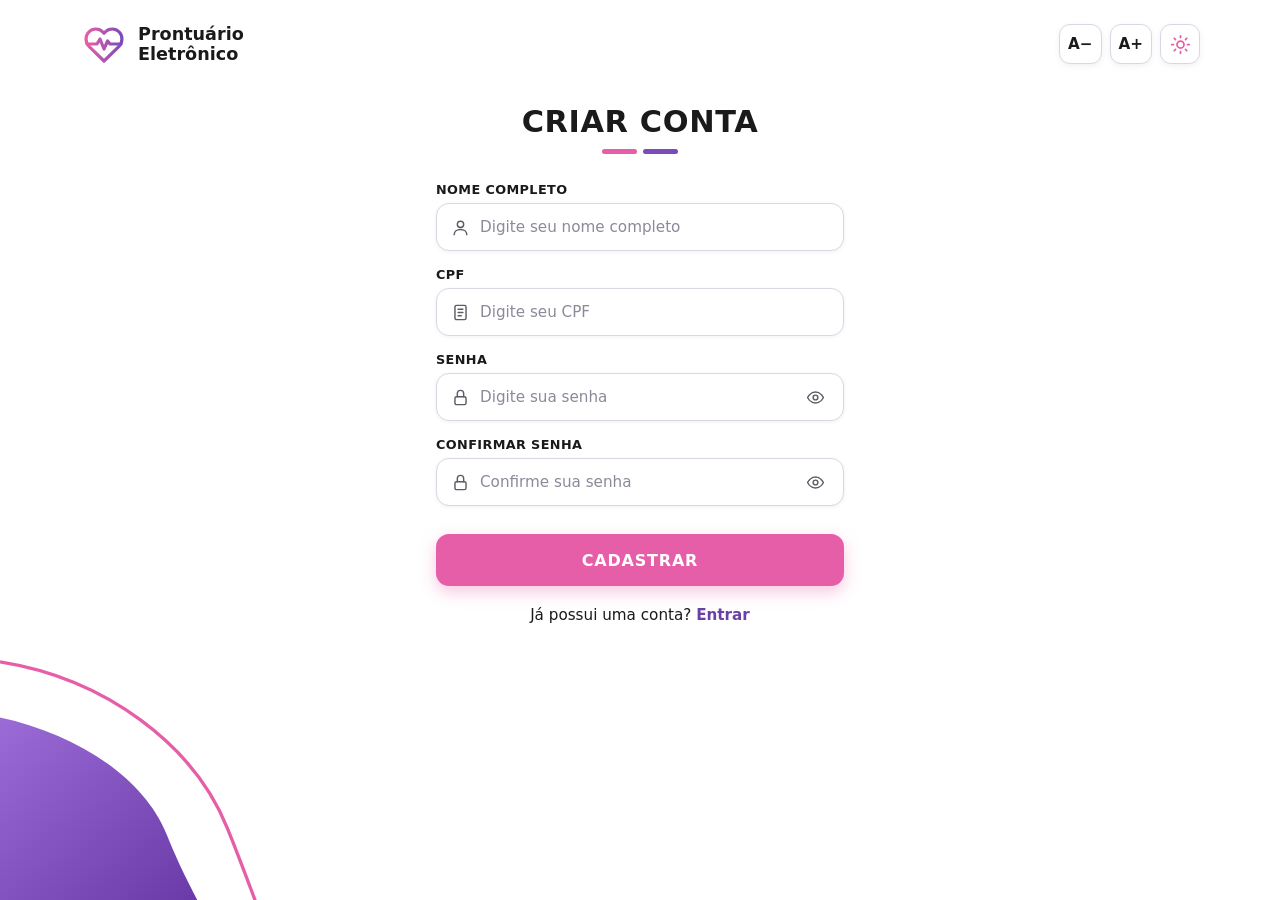
<file: index.html>
<!DOCTYPE html>
<html lang="pt-BR">
<head>
    <meta charset="UTF-8">
    <meta http-equiv="refresh" content="0; url=Cadastro.html">
    <title>Redirecionando...</title>
</head>
<body>
</body>
</html>
</file>
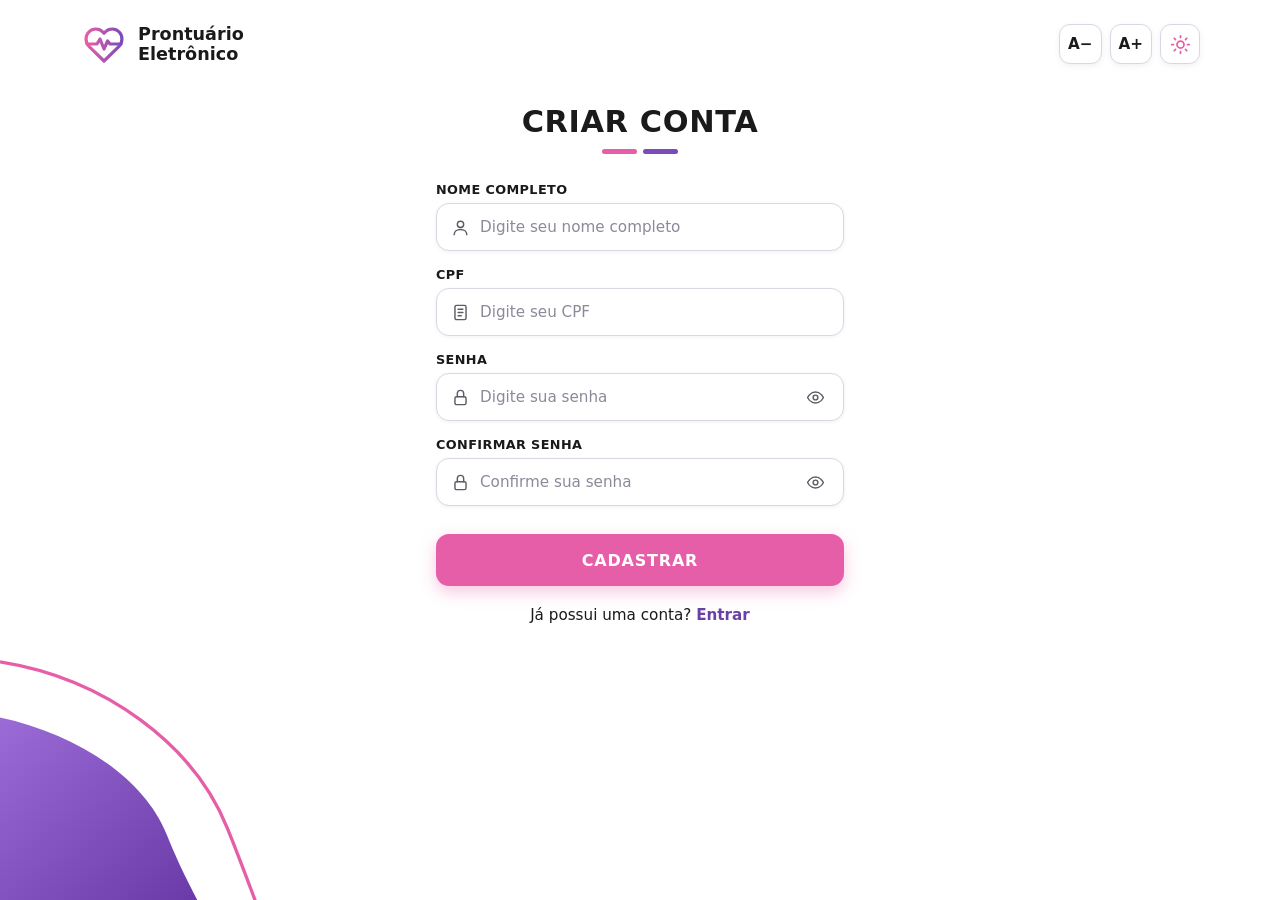
<file: Cadastro.html>
<!DOCTYPE html>
<html lang="pt-BR">
<head>
    <meta charset="UTF-8">
    <meta name="viewport" content="width=device-width, initial-scale=1.0">
    <title>Cadastro | Prontuário Eletrônico</title>

    <!-- Ligação com o arquivo de estilos -->
    <link rel="stylesheet" href="Cadastro.css">
</head>
<body>

    <!-- Onda decorativa no canto inferior esquerdo (apenas enfeite) -->
    <svg class="onda" viewBox="0 0 300 260" aria-hidden="true">
        <defs>
            <linearGradient id="gradienteOnda" x1="0" y1="0" x2="1" y2="1">
                <stop offset="0%" stop-color="#9b6bd6" />
                <stop offset="100%" stop-color="#6a3aa8" />
            </linearGradient>
        </defs>
        <path d="M0 95 C 70 110, 130 150, 150 200 C 162 230, 172 248, 178 260 L 0 260 Z" fill="url(#gradienteOnda)" />
        <path d="M0 45 C 95 60, 175 120, 205 195 C 216 222, 224 244, 230 260" fill="none" stroke="#e75ea8" stroke-width="3" />
    </svg>

    <!-- ===== TOPO: logo + botões de acessibilidade ===== -->
    <header class="topo">
        <div class="logo">
            <svg class="logo-icone" viewBox="0 0 24 24" aria-hidden="true">
                <defs>
                    <linearGradient id="gradienteLogo" x1="0" y1="0" x2="1" y2="0">
                        <stop offset="0%" stop-color="#e75ea8" />
                        <stop offset="100%" stop-color="#7b4bb7" />
                    </linearGradient>
                </defs>
                <!-- Coração -->
                <path d="M12 20.5 L4.6 13.3 C2.6 11.3 2.5 8 4.4 6 C6.3 4 9.5 4 11.4 6 L12 6.6 L12.6 6 C14.5 4 17.7 4 19.6 6 C21.5 8 21.4 11.3 19.4 13.3 Z"
                      fill="none" stroke="url(#gradienteLogo)" stroke-width="1.6" stroke-linejoin="round" />
                <!-- Linha de batimento cardíaco -->
                <path d="M3.5 12 H8.5 L10 9.5 L12 14.5 L13.8 10.5 L15 12 H20.5"
                      fill="none" stroke="url(#gradienteLogo)" stroke-width="1.6" stroke-linecap="round" stroke-linejoin="round" />
            </svg>
            <span class="logo-texto">Prontuário<br>Eletrônico</span>
        </div>

        <div class="acessibilidade">
            <button type="button" class="btn-acess" id="btnDiminuir" aria-label="Diminuir fonte">A−</button>
            <button type="button" class="btn-acess" id="btnAumentar" aria-label="Aumentar fonte">A+</button>
            <button type="button" class="btn-acess" id="btnTema" aria-label="Alternar para tema escuro">
                <!-- Sol: aparece no tema claro -->
                <svg class="icone-sol" viewBox="0 0 24 24" aria-hidden="true">
                    <circle cx="12" cy="12" r="4" />
                    <path d="M12 2v2M12 20v2M4.9 4.9l1.4 1.4M17.7 17.7l1.4 1.4M2 12h2M20 12h2M4.9 19.1l1.4-1.4M17.7 6.3l1.4-1.4" />
                </svg>
                <!-- Lua: aparece no tema escuro -->
                <svg class="icone-lua" viewBox="0 0 24 24" aria-hidden="true">
                    <path d="M21 12.8A9 9 0 1 1 11.2 3a7 7 0 0 0 9.8 9.8Z" />
                </svg>
            </button>
        </div>
    </header>

    <!-- ===== CONTEÚDO PRINCIPAL ===== -->
    <main class="conteudo">
        <h1 class="titulo">CRIAR CONTA</h1>

        <!-- Barrinhas rosa e roxa abaixo do título -->
        <div class="barras" aria-hidden="true">
            <span class="barra barra-rosa"></span>
            <span class="barra barra-roxa"></span>
        </div>

        <!-- novalidate: desliga a validação padrão do navegador, pois a nossa é feita no JavaScript -->
        <form id="formCadastro" novalidate>

            <!-- Nome completo -->
            <div class="campo">
                <label for="nome">Nome completo</label>
                <div class="caixa">
                    <svg class="icone" viewBox="0 0 24 24" aria-hidden="true">
                        <circle cx="12" cy="8" r="4" />
                        <path d="M4 21c0-4 3.6-6.5 8-6.5s8 2.5 8 6.5" />
                    </svg>
                    <input type="text" id="nome" placeholder="Digite seu nome completo" autocomplete="name">
                </div>
                <span class="erro" id="erroNome"></span>
            </div>

            <!-- CPF -->
            <div class="campo">
                <label for="cpf">CPF</label>
                <div class="caixa">
                    <svg class="icone" viewBox="0 0 24 24" aria-hidden="true">
                        <rect x="5" y="3" width="14" height="18" rx="2" />
                        <path d="M9 8h6M9 12h6M9 16h4" />
                    </svg>
                    <input type="text" id="cpf" placeholder="Digite seu CPF" inputmode="numeric" autocomplete="off">
                </div>
                <span class="erro" id="erroCpf"></span>
            </div>

            <!-- Senha -->
            <div class="campo">
                <label for="senha">Senha</label>
                <div class="caixa">
                    <svg class="icone" viewBox="0 0 24 24" aria-hidden="true">
                        <rect x="5" y="11" width="14" height="10" rx="2" />
                        <path d="M8 11V7a4 4 0 0 1 8 0v4" />
                    </svg>
                    <input type="password" id="senha" placeholder="Digite sua senha" autocomplete="new-password">
                    <button type="button" class="btn-olho" data-alvo="senha" aria-label="Mostrar senha">
                        <svg viewBox="0 0 24 24" aria-hidden="true">
                            <path d="M2 12s3.5-7 10-7 10 7 10 7-3.5 7-10 7S2 12 2 12Z" />
                            <circle cx="12" cy="12" r="3" />
                            <line class="risco" x1="3" y1="3" x2="21" y2="21" />
                        </svg>
                    </button>
                </div>
                <span class="erro" id="erroSenha"></span>
            </div>

            <!-- Confirmar senha -->
            <div class="campo">
                <label for="confirmarSenha">Confirmar senha</label>
                <div class="caixa">
                    <svg class="icone" viewBox="0 0 24 24" aria-hidden="true">
                        <rect x="5" y="11" width="14" height="10" rx="2" />
                        <path d="M8 11V7a4 4 0 0 1 8 0v4" />
                    </svg>
                    <input type="password" id="confirmarSenha" placeholder="Confirme sua senha" autocomplete="new-password">
                    <button type="button" class="btn-olho" data-alvo="confirmarSenha" aria-label="Mostrar senha">
                        <svg viewBox="0 0 24 24" aria-hidden="true">
                            <path d="M2 12s3.5-7 10-7 10 7 10 7-3.5 7-10 7S2 12 2 12Z" />
                            <circle cx="12" cy="12" r="3" />
                            <line class="risco" x1="3" y1="3" x2="21" y2="21" />
                        </svg>
                    </button>
                </div>
                <span class="erro" id="erroConfirmar"></span>
            </div>

            <button type="submit" class="btn-cadastrar" id="btnCadastrar">Cadastrar</button>

            <!-- Mensagem de sucesso (fica vazia até o cadastro dar certo) -->
            <p class="sucesso" id="mensagemSucesso" role="status"></p>
        </form>

        <p class="entrar">Já possui uma conta? <a href="Login.html">Entrar</a></p>
    </main>

    <!-- Ligação com o arquivo JavaScript (no final, para o HTML já estar carregado) -->
    <script src="Cadastro.js"></script>
</body>
</html>
</file>
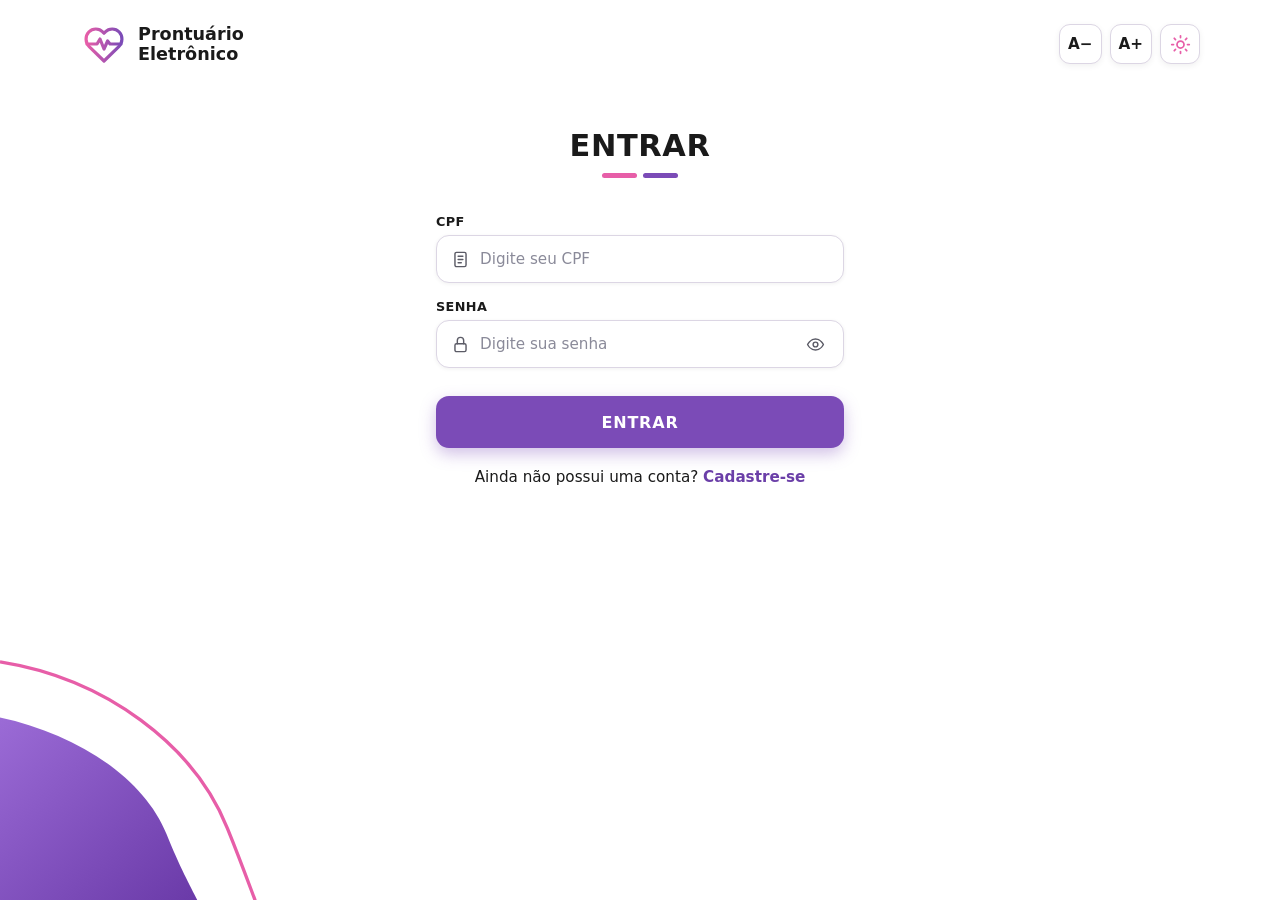
<file: Login.html>
<!DOCTYPE html>
<html lang="pt-BR">
<head>
    <meta charset="UTF-8">
    <meta name="viewport" content="width=device-width, initial-scale=1.0">
    <title>Login | Prontuário Eletrônico</title>

    <!-- Ligação com o arquivo de estilos -->
    <link rel="stylesheet" href="Login.css">
</head>
<body>

    <!-- Onda decorativa no canto inferior esquerdo (apenas enfeite) -->
    <svg class="onda" viewBox="0 0 300 260" aria-hidden="true">
        <defs>
            <linearGradient id="gradienteOnda" x1="0" y1="0" x2="1" y2="1">
                <stop offset="0%" stop-color="#9b6bd6" />
                <stop offset="100%" stop-color="#6a3aa8" />
            </linearGradient>
        </defs>
        <path d="M0 95 C 70 110, 130 150, 150 200 C 162 230, 172 248, 178 260 L 0 260 Z" fill="url(#gradienteOnda)" />
        <path d="M0 45 C 95 60, 175 120, 205 195 C 216 222, 224 244, 230 260" fill="none" stroke="#e75ea8" stroke-width="3" />
    </svg>

    <!-- ===== TOPO: logo + botões de acessibilidade ===== -->
    <header class="topo">
        <div class="logo">
            <svg class="logo-icone" viewBox="0 0 24 24" aria-hidden="true">
                <defs>
                    <linearGradient id="gradienteLogo" x1="0" y1="0" x2="1" y2="0">
                        <stop offset="0%" stop-color="#e75ea8" />
                        <stop offset="100%" stop-color="#7b4bb7" />
                    </linearGradient>
                </defs>
                <!-- Coração -->
                <path d="M12 20.5 L4.6 13.3 C2.6 11.3 2.5 8 4.4 6 C6.3 4 9.5 4 11.4 6 L12 6.6 L12.6 6 C14.5 4 17.7 4 19.6 6 C21.5 8 21.4 11.3 19.4 13.3 Z"
                      fill="none" stroke="url(#gradienteLogo)" stroke-width="1.6" stroke-linejoin="round" />
                <!-- Linha de batimento cardíaco -->
                <path d="M3.5 12 H8.5 L10 9.5 L12 14.5 L13.8 10.5 L15 12 H20.5"
                      fill="none" stroke="url(#gradienteLogo)" stroke-width="1.6" stroke-linecap="round" stroke-linejoin="round" />
            </svg>
            <span class="logo-texto">Prontuário<br>Eletrônico</span>
        </div>

        <div class="acessibilidade">
            <button type="button" class="btn-acess" id="btnDiminuir" aria-label="Diminuir letras">A−</button>
            <button type="button" class="btn-acess" id="btnAumentar" aria-label="Aumentar letras">A+</button>
            <button type="button" class="btn-acess" id="btnTema" aria-label="Alternar para tema escuro">
                <!-- Sol: aparece no tema claro -->
                <svg class="icone-sol" viewBox="0 0 24 24" aria-hidden="true">
                    <circle cx="12" cy="12" r="4" />
                    <path d="M12 2v2M12 20v2M4.9 4.9l1.4 1.4M17.7 17.7l1.4 1.4M2 12h2M20 12h2M4.9 19.1l1.4-1.4M17.7 6.3l1.4-1.4" />
                </svg>
                <!-- Lua: aparece no tema escuro -->
                <svg class="icone-lua" viewBox="0 0 24 24" aria-hidden="true">
                    <path d="M21 12.8A9 9 0 1 1 11.2 3a7 7 0 0 0 9.8 9.8Z" />
                </svg>
            </button>
        </div>
    </header>

    <!-- ===== CONTEÚDO PRINCIPAL ===== -->
    <main class="conteudo">
        <h1 class="titulo">ENTRAR</h1>

        <!-- Barrinhas rosa e roxa abaixo do título -->
        <div class="barras" aria-hidden="true">
            <span class="barra barra-rosa"></span>
            <span class="barra barra-roxa"></span>
        </div>

        <!-- novalidate: desliga a validação padrão do navegador, pois a nossa é feita no JavaScript -->
        <form id="formLogin" novalidate>

            <!-- CPF -->
            <div class="campo">
                <label for="cpf">CPF</label>
                <div class="caixa">
                    <svg class="icone" viewBox="0 0 24 24" aria-hidden="true">
                        <rect x="5" y="3" width="14" height="18" rx="2" />
                        <path d="M9 8h6M9 12h6M9 16h4" />
                    </svg>
                    <input type="text" id="cpf" placeholder="Digite seu CPF" inputmode="numeric" autocomplete="username">
                </div>
                <span class="erro" id="erroCpf"></span>
            </div>

            <!-- Senha -->
            <div class="campo">
                <label for="senha">Senha</label>
                <div class="caixa">
                    <svg class="icone" viewBox="0 0 24 24" aria-hidden="true">
                        <rect x="5" y="11" width="14" height="10" rx="2" />
                        <path d="M8 11V7a4 4 0 0 1 8 0v4" />
                    </svg>
                    <input type="password" id="senha" placeholder="Digite sua senha" autocomplete="current-password">
                    <button type="button" class="btn-olho" data-alvo="senha" aria-label="Mostrar senha">
                        <svg viewBox="0 0 24 24" aria-hidden="true">
                            <path d="M2 12s3.5-7 10-7 10 7 10 7-3.5 7-10 7S2 12 2 12Z" />
                            <circle cx="12" cy="12" r="3" />
                            <line class="risco" x1="3" y1="3" x2="21" y2="21" />
                        </svg>
                    </button>
                </div>
                <span class="erro" id="erroSenha"></span>
            </div>

            <button type="submit" class="btn-entrar" id="btnEntrar">Entrar</button>

            <!-- Mensagem de sucesso (fica vazia até o login dar certo) -->
            <p class="sucesso" id="mensagemSucesso" role="status"></p>
        </form>

        <p class="cadastre">Ainda não possui uma conta? <a href="Cadastro.html">Cadastre-se</a></p>
    </main>

    <!-- Ligação com o arquivo JavaScript (no final, para o HTML já estar carregado) -->
    <script src="Login.js"></script>
</body>
</html>
</file>
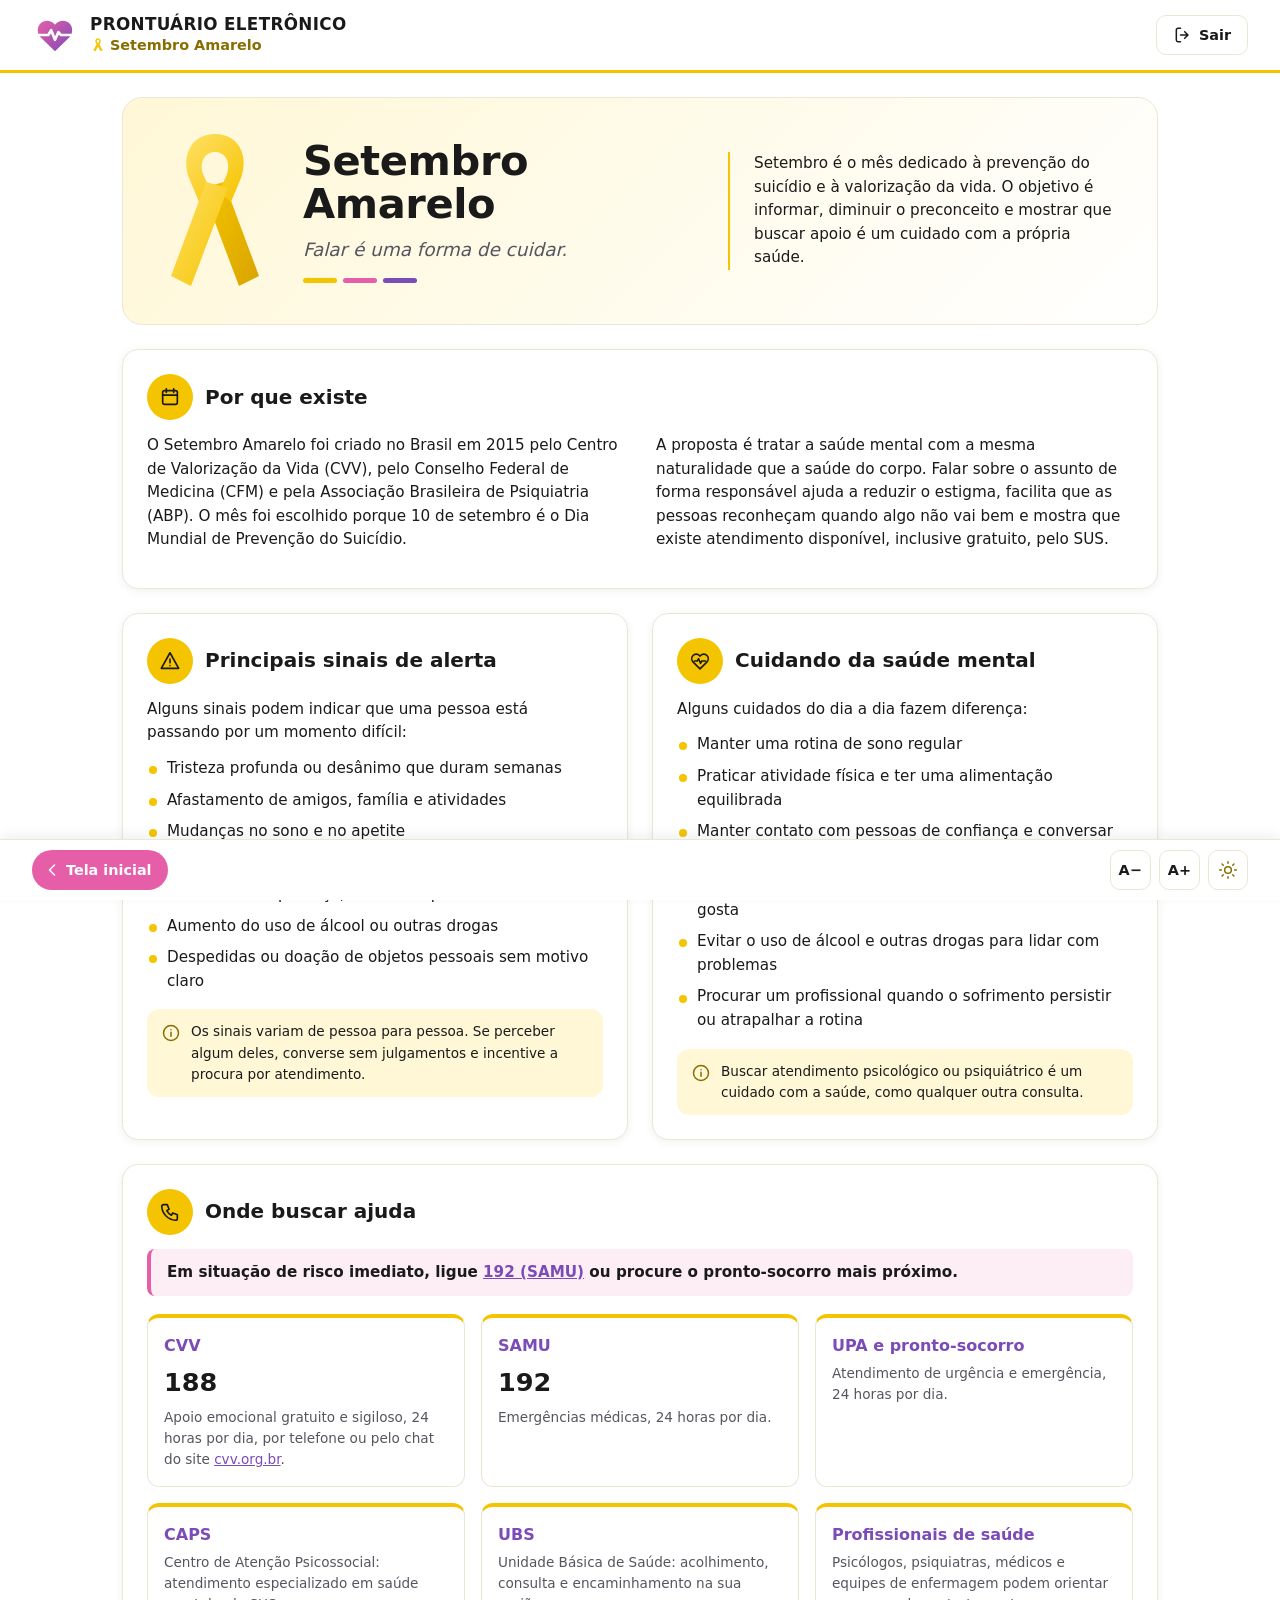
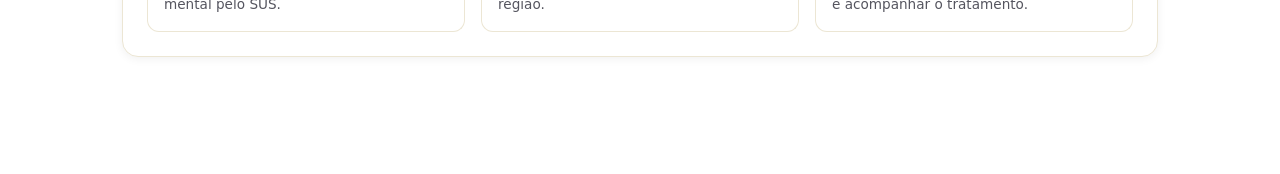
<file: Setembro-amarelo.html>
<!DOCTYPE html>
<html lang="pt-BR">
<head>
    <meta charset="UTF-8">
    <meta name="viewport" content="width=device-width, initial-scale=1.0">
    <title>Setembro Amarelo | Prontuário Eletrônico de Enfermagem</title>

    <!-- Ligação com o arquivo de estilos -->
    <link rel="stylesheet" href="Setembro-amarelo.css">
</head>
<body>

    <!-- ===================== CABEÇALHO ===================== -->
    <header class="topo">
        <div class="logo">
            <svg class="logo-icone" viewBox="0 0 24 24" aria-hidden="true">
                <defs>
                    <linearGradient id="gradienteLogo" x1="0" y1="0" x2="1" y2="1">
                        <stop offset="0%" stop-color="#e75ea8" />
                        <stop offset="100%" stop-color="#7b4bb7" />
                    </linearGradient>
                </defs>
                <path d="M12 20.5 L4.6 13.3 C2.6 11.3 2.5 8 4.4 6 C6.3 4 9.5 4 11.4 6 L12 6.6 L12.6 6 C14.5 4 17.7 4 19.6 6 C21.5 8 21.4 11.3 19.4 13.3 Z"
                      fill="url(#gradienteLogo)" />
                <path d="M3.5 12 H8.5 L10 9.5 L12 14.5 L13.8 10.5 L15 12 H20.5"
                      fill="none" stroke="#ffffff" stroke-width="1.4" stroke-linecap="round" stroke-linejoin="round" />
            </svg>
            <div class="logo-texto">
                <strong>PRONTUÁRIO ELETRÔNICO</strong>
                <span class="pagina-atual">
                    <svg class="laco-mini" viewBox="0 0 24 24" aria-hidden="true">
                        <path d="M12 2c-2.2 0-4 1.8-4 4 0 1.6.9 3.3 2 5l-5 9 3 1.5 4-7 4 7 3-1.5-5-9c1.1-1.7 2-3.4 2-5 0-2.2-1.8-4-4-4Zm0 2.2c1 0 1.8.8 1.8 1.8 0 .9-.7 2.2-1.8 3.8-1.1-1.6-1.8-2.9-1.8-3.8 0-1 .8-1.8 1.8-1.8Z" />
                    </svg>
                    Setembro Amarelo
                </span>
            </div>
        </div>

        <button type="button" class="btn-sair" id="btnSair">
            <svg class="ic" viewBox="0 0 24 24" aria-hidden="true">
                <path d="M9 4H6a2 2 0 0 0-2 2v12a2 2 0 0 0 2 2h3" />
                <path d="M14 16l4-4-4-4M18 12H9" />
            </svg>
            Sair
        </button>
    </header>

    <main class="conteudo">

        <!-- ===================== BANNER ===================== -->
        <section class="banner">
            <!-- Ilustração do laço amarelo (desenhada em SVG, sem imagem externa) -->
            <svg class="banner-laco" viewBox="0 0 120 170" role="img" aria-label="Laço amarelo, símbolo do Setembro Amarelo">
                <defs>
                    <linearGradient id="lacoClaro" x1="0" y1="0" x2="1" y2="1">
                        <stop offset="0%" stop-color="#ffe066" />
                        <stop offset="100%" stop-color="#f5c400" />
                    </linearGradient>
                    <linearGradient id="lacoEscuro" x1="0" y1="0" x2="1" y2="1">
                        <stop offset="0%" stop-color="#f5c400" />
                        <stop offset="100%" stop-color="#d9a400" />
                    </linearGradient>
                </defs>
                <!-- Fita da direita (atrás) -->
                <path d="M47 62 L84 160 L104 150 L69 56 Z" fill="url(#lacoEscuro)" />
                <!-- Laço de cima -->
                <path d="M60 8 C36 8 26 30 34 52 L44 76 L56 66 L48 48 C44 36 50 26 60 26 C70 26 76 36 72 48 L64 66 L76 76 L86 52 C94 30 84 8 60 8 Z" fill="url(#lacoClaro)" />
                <!-- Fita da esquerda (na frente) -->
                <path d="M73 62 L36 160 L16 150 L51 56 Z" fill="url(#lacoClaro)" />
            </svg>

            <div class="banner-titulo">
                <h1>Setembro Amarelo</h1>
                <p class="frase">Falar é uma forma de cuidar.</p>
                <div class="barras" aria-hidden="true">
                    <span class="barra barra-amarela"></span>
                    <span class="barra barra-rosa"></span>
                    <span class="barra barra-roxa"></span>
                </div>
            </div>

            <p class="banner-texto">
                Setembro é o mês dedicado à prevenção do suicídio e à valorização da vida.
                O objetivo é informar, diminuir o preconceito e mostrar que buscar apoio
                é um cuidado com a própria saúde.
            </p>
        </section>

        <!-- ===================== 1. POR QUE EXISTE ===================== -->
        <section class="card card-largo">
            <div class="card-topo">
                <span class="icone-circulo">
                    <svg class="ic" viewBox="0 0 24 24" aria-hidden="true">
                        <rect x="4" y="5" width="16" height="15" rx="2" />
                        <path d="M8 3v4M16 3v4M4 10h16" />
                    </svg>
                </span>
                <h2>Por que existe</h2>
            </div>
            <div class="colunas-texto">
                <p>
                    O Setembro Amarelo foi criado no Brasil em 2015 pelo Centro de Valorização da Vida (CVV),
                    pelo Conselho Federal de Medicina (CFM) e pela Associação Brasileira de Psiquiatria (ABP).
                    O mês foi escolhido porque 10 de setembro é o Dia Mundial de Prevenção do Suicídio.
                </p>
                <p>
                    A proposta é tratar a saúde mental com a mesma naturalidade que a saúde do corpo.
                    Falar sobre o assunto de forma responsável ajuda a reduzir o estigma, facilita que
                    as pessoas reconheçam quando algo não vai bem e mostra que existe atendimento
                    disponível, inclusive gratuito, pelo SUS.
                </p>
            </div>
        </section>

        <div class="grade-cards">

            <!-- ===================== 2. SINAIS DE ALERTA ===================== -->
            <section class="card">
                <div class="card-topo">
                    <span class="icone-circulo">
                        <svg class="ic" viewBox="0 0 24 24" aria-hidden="true">
                            <path d="M12 3 2.5 20h19L12 3Z" />
                            <path d="M12 10v4M12 17h.01" />
                        </svg>
                    </span>
                    <h2>Principais sinais de alerta</h2>
                </div>
                <p>Alguns sinais podem indicar que uma pessoa está passando por um momento difícil:</p>
                <ul class="lista">
                    <li>Tristeza profunda ou desânimo que duram semanas</li>
                    <li>Afastamento de amigos, família e atividades</li>
                    <li>Mudanças no sono e no apetite</li>
                    <li>Perda de interesse no que antes dava prazer</li>
                    <li>Falas de desesperança, de ser um peso ou sobre morrer</li>
                    <li>Aumento do uso de álcool ou outras drogas</li>
                    <li>Despedidas ou doação de objetos pessoais sem motivo claro</li>
                </ul>
                <p class="nota">
                    <svg class="ic" viewBox="0 0 24 24" aria-hidden="true">
                        <circle cx="12" cy="12" r="9" />
                        <path d="M12 11v5M12 8h.01" />
                    </svg>
                    Os sinais variam de pessoa para pessoa. Se perceber algum deles, converse sem julgamentos
                    e incentive a procura por atendimento.
                </p>
            </section>

            <!-- ===================== 3. CUIDANDO DA SAÚDE MENTAL ===================== -->
            <section class="card">
                <div class="card-topo">
                    <span class="icone-circulo">
                        <svg class="ic" viewBox="0 0 24 24" aria-hidden="true">
                            <path d="M12 20.5 4.6 13.3C2.6 11.3 2.5 8 4.4 6c1.9-2 5.1-2 7 0l.6.6.6-.6c1.9-2 5.1-2 7 0 1.9 2 1.8 5.3-.2 7.3L12 20.5Z" />
                            <path d="M6 12h3l1.5-2.5 2 5 1.5-2.5h4" />
                        </svg>
                    </span>
                    <h2>Cuidando da saúde mental</h2>
                </div>
                <p>Alguns cuidados do dia a dia fazem diferença:</p>
                <ul class="lista">
                    <li>Manter uma rotina de sono regular</li>
                    <li>Praticar atividade física e ter uma alimentação equilibrada</li>
                    <li>Manter contato com pessoas de confiança e conversar sobre o que sente</li>
                    <li>Reservar tempo para descanso e para atividades de que gosta</li>
                    <li>Evitar o uso de álcool e outras drogas para lidar com problemas</li>
                    <li>Procurar um profissional quando o sofrimento persistir ou atrapalhar a rotina</li>
                </ul>
                <p class="nota">
                    <svg class="ic" viewBox="0 0 24 24" aria-hidden="true">
                        <circle cx="12" cy="12" r="9" />
                        <path d="M12 11v5M12 8h.01" />
                    </svg>
                    Buscar atendimento psicológico ou psiquiátrico é um cuidado com a saúde, como qualquer outra consulta.
                </p>
            </section>
        </div>

        <!-- ===================== 4. ONDE BUSCAR AJUDA ===================== -->
        <section class="card card-largo">
            <div class="card-topo">
                <span class="icone-circulo">
                    <svg class="ic" viewBox="0 0 24 24" aria-hidden="true">
                        <path d="M5 4h4l2 5-2.5 1.5a11 11 0 0 0 5 5L15 13l5 2v4a2 2 0 0 1-2 2A16 16 0 0 1 3 6a2 2 0 0 1 2-2Z" />
                    </svg>
                </span>
                <h2>Onde buscar ajuda</h2>
            </div>

            <!-- Aviso de emergência em destaque -->
            <p class="emergencia">
                Em situação de risco imediato, ligue <a href="tel:192">192 (SAMU)</a>
                ou procure o pronto-socorro mais próximo.
            </p>

            <div class="servicos">
                <article class="servico">
                    <h3>CVV</h3>
                    <a class="numero" href="tel:188">188</a>
                    <p>Apoio emocional gratuito e sigiloso, 24 horas por dia, por telefone ou pelo chat do site
                        <a href="https://cvv.org.br" target="_blank" rel="noopener">cvv.org.br</a>.</p>
                </article>

                <article class="servico">
                    <h3>SAMU</h3>
                    <a class="numero" href="tel:192">192</a>
                    <p>Emergências médicas, 24 horas por dia.</p>
                </article>

                <article class="servico">
                    <h3>UPA e pronto-socorro</h3>
                    <p>Atendimento de urgência e emergência, 24 horas por dia.</p>
                </article>

                <article class="servico">
                    <h3>CAPS</h3>
                    <p>Centro de Atenção Psicossocial: atendimento especializado em saúde mental pelo SUS.</p>
                </article>

                <article class="servico">
                    <h3>UBS</h3>
                    <p>Unidade Básica de Saúde: acolhimento, consulta e encaminhamento na sua região.</p>
                </article>

                <article class="servico">
                    <h3>Profissionais de saúde</h3>
                    <p>Psicólogos, psiquiatras, médicos e equipes de enfermagem podem orientar e acompanhar o tratamento.</p>
                </article>
            </div>
        </section>
    </main>

    <!-- ===================== BARRA INFERIOR: navegação e acessibilidade ===================== -->
    <footer class="rodape">
        <a href="Tela-inicial.html" class="btn-inicio">
            <svg class="ic" viewBox="0 0 24 24" aria-hidden="true"><path d="M15 18l-6-6 6-6" /></svg>
            Tela inicial
        </a>

        <div class="acessibilidade">
            <button type="button" class="btn-acess" id="btnDiminuir" aria-label="Diminuir letras">A−</button>
            <button type="button" class="btn-acess" id="btnAumentar" aria-label="Aumentar letras">A+</button>
            <button type="button" class="btn-acess" id="btnTema" aria-label="Alternar para tema escuro">
                <svg class="ic icone-sol" viewBox="0 0 24 24" aria-hidden="true">
                    <circle cx="12" cy="12" r="4" />
                    <path d="M12 2v2M12 20v2M4.9 4.9l1.4 1.4M17.7 17.7l1.4 1.4M2 12h2M20 12h2M4.9 19.1l1.4-1.4M17.7 6.3l1.4-1.4" />
                </svg>
                <svg class="ic icone-lua" viewBox="0 0 24 24" aria-hidden="true">
                    <path d="M21 12.8A9 9 0 1 1 11.2 3a7 7 0 0 0 9.8 9.8Z" />
                </svg>
            </button>
        </div>
    </footer>

    <!-- Ligação com o arquivo JavaScript -->
    <script src="Setembro-amarelo.js"></script>
</body>
</html>
</file>
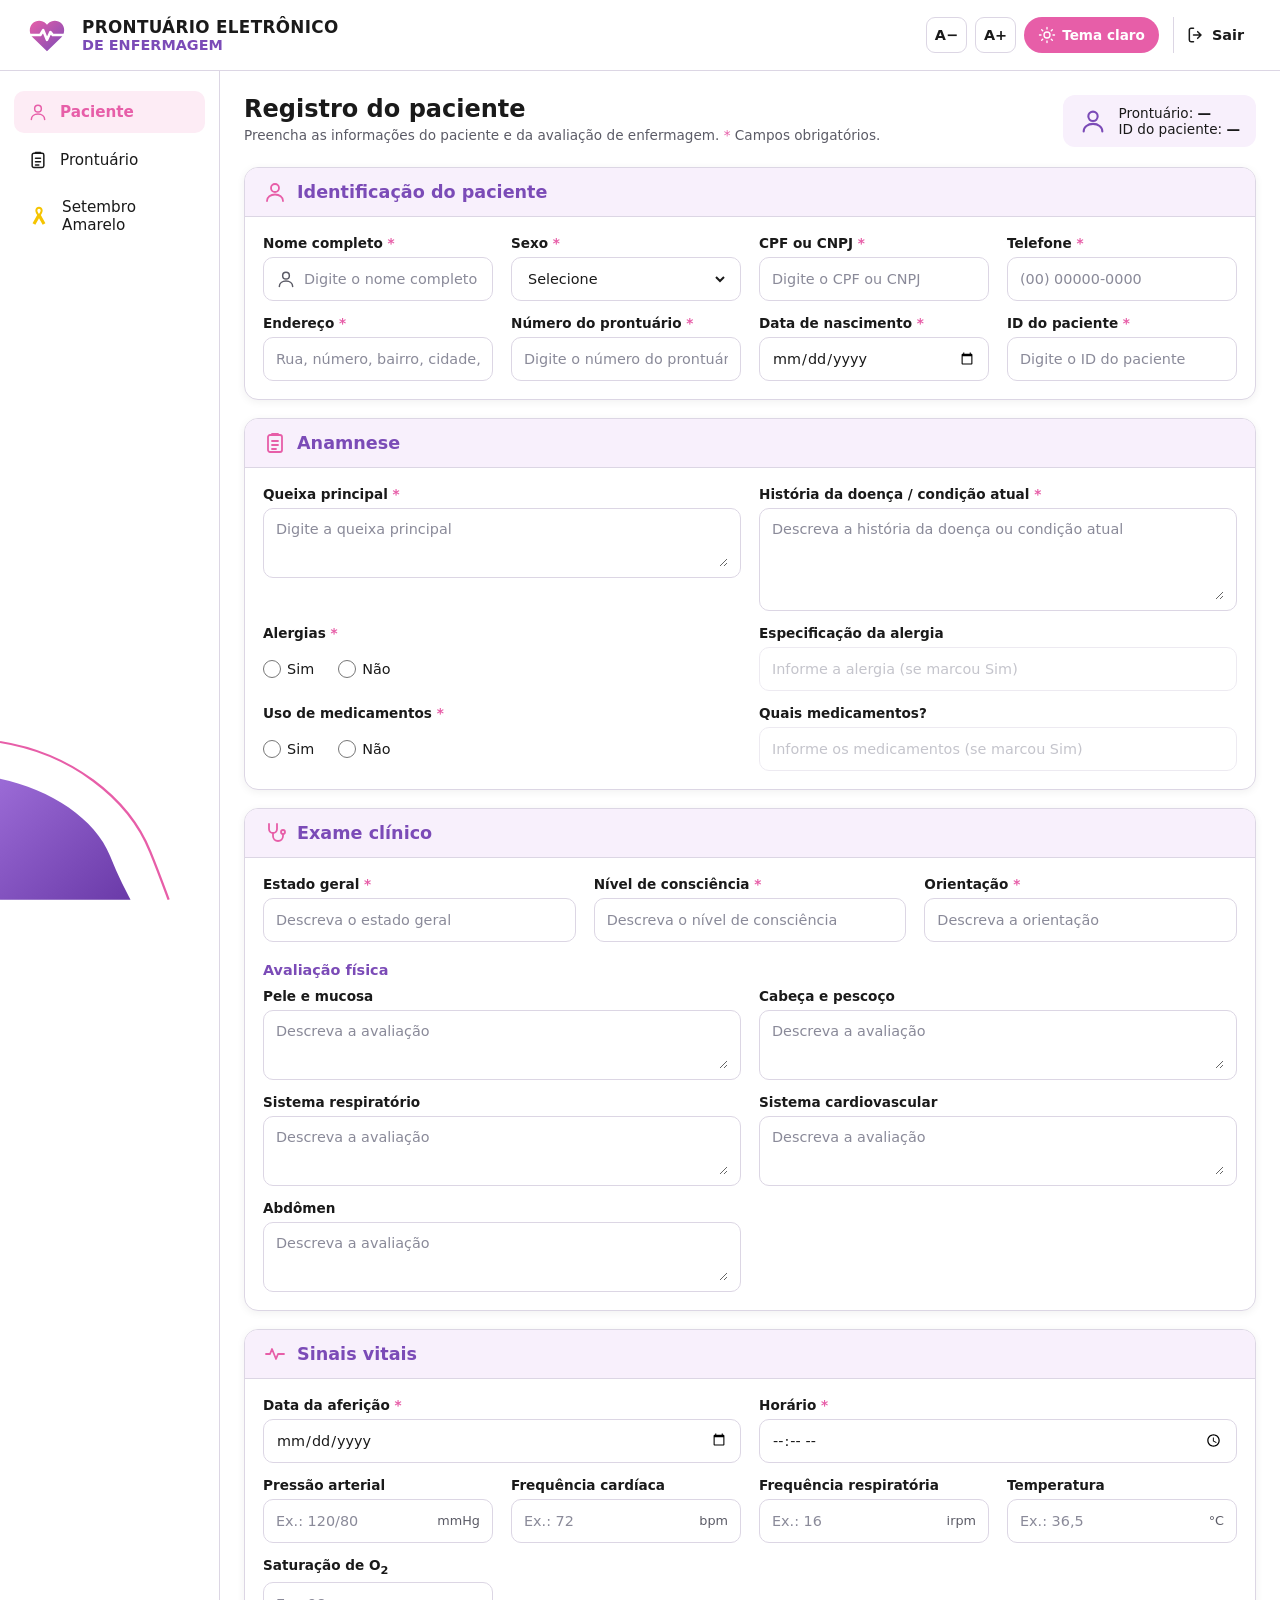
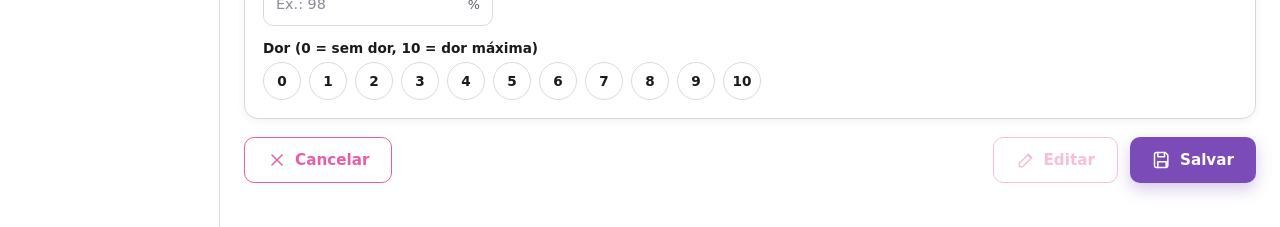
<file: Tela-inicial.html>
<!DOCTYPE html>
<html lang="pt-BR">
<head>
    <meta charset="UTF-8">
    <meta name="viewport" content="width=device-width, initial-scale=1.0">
    <title>Prontuário | Prontuário Eletrônico de Enfermagem</title>

    <!-- Ligação com o arquivo de estilos -->
    <link rel="stylesheet" href="Tela-inicial.css">
</head>
<body>

    <!-- Onda decorativa no canto inferior esquerdo (apenas enfeite) -->
    <svg class="onda" viewBox="0 0 300 260" aria-hidden="true">
        <defs>
            <linearGradient id="gradienteOnda" x1="0" y1="0" x2="1" y2="1">
                <stop offset="0%" stop-color="#9b6bd6" />
                <stop offset="100%" stop-color="#6a3aa8" />
            </linearGradient>
        </defs>
        <path d="M0 95 C 70 110, 130 150, 150 200 C 162 230, 172 248, 178 260 L 0 260 Z" fill="url(#gradienteOnda)" />
        <path d="M0 45 C 95 60, 175 120, 205 195 C 216 222, 224 244, 230 260" fill="none" stroke="#e75ea8" stroke-width="3" />
    </svg>

    <!-- ===================== TOPO ===================== -->
    <header class="topo">
        <div class="logo">
            <svg class="logo-icone" viewBox="0 0 24 24" aria-hidden="true">
                <defs>
                    <linearGradient id="gradienteLogo" x1="0" y1="0" x2="1" y2="1">
                        <stop offset="0%" stop-color="#e75ea8" />
                        <stop offset="100%" stop-color="#7b4bb7" />
                    </linearGradient>
                </defs>
                <path d="M12 20.5 L4.6 13.3 C2.6 11.3 2.5 8 4.4 6 C6.3 4 9.5 4 11.4 6 L12 6.6 L12.6 6 C14.5 4 17.7 4 19.6 6 C21.5 8 21.4 11.3 19.4 13.3 Z"
                      fill="url(#gradienteLogo)" />
                <path d="M3.5 12 H8.5 L10 9.5 L12 14.5 L13.8 10.5 L15 12 H20.5"
                      fill="none" stroke="#ffffff" stroke-width="1.4" stroke-linecap="round" stroke-linejoin="round" />
            </svg>
            <div class="logo-texto">
                <strong>PRONTUÁRIO ELETRÔNICO</strong>
                <span>DE ENFERMAGEM</span>
            </div>
        </div>

        <div class="ferramentas">
            <button type="button" class="btn-acess" id="btnDiminuir" aria-label="Diminuir letras">A−</button>
            <button type="button" class="btn-acess" id="btnAumentar" aria-label="Aumentar letras">A+</button>

            <button type="button" class="btn-tema" id="btnTema" aria-label="Alternar para tema escuro">
                <svg class="ic icone-sol" viewBox="0 0 24 24" aria-hidden="true">
                    <circle cx="12" cy="12" r="4" />
                    <path d="M12 2v2M12 20v2M4.9 4.9l1.4 1.4M17.7 17.7l1.4 1.4M2 12h2M20 12h2M4.9 19.1l1.4-1.4M17.7 6.3l1.4-1.4" />
                </svg>
                <svg class="ic icone-lua" viewBox="0 0 24 24" aria-hidden="true">
                    <path d="M21 12.8A9 9 0 1 1 11.2 3a7 7 0 0 0 9.8 9.8Z" />
                </svg>
                <span class="texto-claro">Tema claro</span>
                <span class="texto-escuro">Tema escuro</span>
            </button>

            <button type="button" class="btn-sair" id="btnSair">
                <svg class="ic" viewBox="0 0 24 24" aria-hidden="true">
                    <path d="M9 4H6a2 2 0 0 0-2 2v12a2 2 0 0 0 2 2h3" />
                    <path d="M14 16l4-4-4-4M18 12H9" />
                </svg>
                Sair
            </button>
        </div>
    </header>

    <div class="estrutura">

        <!-- ===================== MENU ===================== -->
        <nav class="menu" aria-label="Menu principal">
            <ul>
                <li>
                    <a href="Tela-inicial.html" class="ativo" aria-current="page">
                        <svg class="ic" viewBox="0 0 24 24" aria-hidden="true">
                            <circle cx="12" cy="8" r="4" />
                            <path d="M4 21c0-4 3.6-6.5 8-6.5s8 2.5 8 6.5" />
                        </svg>
                        Paciente
                    </a>
                </li>
                <li>
                    <a href="Tela-prontuario.html">
                        <svg class="ic" viewBox="0 0 24 24" aria-hidden="true">
                            <rect x="5" y="4" width="14" height="17" rx="2" />
                            <path d="M9 4V3h6v1M9 10h6M9 14h6M9 18h4" />
                        </svg>
                        Prontuário
                    </a>
                </li>
                <li>
                    <a href="Setembro-amarelo.html" class="link-setembro">
                        <!-- Laço amarelo do Setembro Amarelo -->
                        <svg class="ic laco" viewBox="0 0 24 24" aria-hidden="true">
                            <path d="M12 2c-2.2 0-4 1.8-4 4 0 1.6.9 3.3 2 5l-5 9 3 1.5 4-7 4 7 3-1.5-5-9c1.1-1.7 2-3.4 2-5 0-2.2-1.8-4-4-4Zm0 2.2c1 0 1.8.8 1.8 1.8 0 .9-.7 2.2-1.8 3.8-1.1-1.6-1.8-2.9-1.8-3.8 0-1 .8-1.8 1.8-1.8Z" />
                        </svg>
                        Setembro Amarelo
                    </a>
                </li>
            </ul>
        </nav>

        <!-- ===================== CONTEÚDO ===================== -->
        <main class="principal">

            <div class="cabecalho-pagina">
                <div>
                    <h1>Registro do paciente</h1>
                    <p>Preencha as informações do paciente e da avaliação de enfermagem. <span class="obrigatorio">*</span> Campos obrigatórios.</p>
                </div>

                <!-- Resumo com os dados salvos -->
                <div class="resumo">
                    <svg class="ic" viewBox="0 0 24 24" aria-hidden="true">
                        <circle cx="12" cy="8" r="4" />
                        <path d="M4 21c0-4 3.6-6.5 8-6.5s8 2.5 8 6.5" />
                    </svg>
                    <div>
                        <p>Prontuário: <strong id="resumoProntuario">—</strong></p>
                        <p>ID do paciente: <strong id="resumoId">—</strong></p>
                    </div>
                </div>
            </div>

            <form id="formProntuario" novalidate>
                <!-- O fieldset permite bloquear/desbloquear todos os campos de uma vez -->
                <fieldset id="camposFormulario" class="campos">

                    <!-- ========== 1. IDENTIFICAÇÃO DO PACIENTE ========== -->
                    <section class="card">
                        <div class="card-topo">
                            <svg class="ic" viewBox="0 0 24 24" aria-hidden="true">
                                <circle cx="12" cy="8" r="4" />
                                <path d="M4 21c0-4 3.6-6.5 8-6.5s8 2.5 8 6.5" />
                            </svg>
                            <h2>Identificação do paciente</h2>
                        </div>

                        <div class="card-corpo grade">
                            <div class="campo">
                                <label class="rotulo" for="nome">Nome completo <span class="obrigatorio">*</span></label>
                                <div class="caixa">
                                    <svg class="ic ic-campo" viewBox="0 0 24 24" aria-hidden="true">
                                        <circle cx="12" cy="8" r="4" />
                                        <path d="M4 21c0-4 3.6-6.5 8-6.5s8 2.5 8 6.5" />
                                    </svg>
                                    <input type="text" id="nome" placeholder="Digite o nome completo" maxlength="120" autocomplete="off">
                                </div>
                                <span class="erro"></span>
                            </div>

                            <div class="campo">
                                <label class="rotulo" for="sexo">Sexo <span class="obrigatorio">*</span></label>
                                <div class="caixa">
                                    <select id="sexo">
                                        <option value="">Selecione</option>
                                        <option value="Feminino">Feminino</option>
                                        <option value="Masculino">Masculino</option>
                                    </select>
                                </div>
                                <span class="erro"></span>
                            </div>

                            <div class="campo">
                                <label class="rotulo" for="documento">CPF ou CNPJ <span class="obrigatorio">*</span></label>
                                <div class="caixa">
                                    <input type="text" id="documento" placeholder="Digite o CPF ou CNPJ" inputmode="numeric" autocomplete="off">
                                </div>
                                <span class="erro"></span>
                            </div>

                            <div class="campo">
                                <label class="rotulo" for="telefone">Telefone <span class="obrigatorio">*</span></label>
                                <div class="caixa">
                                    <input type="text" id="telefone" placeholder="(00) 00000-0000" inputmode="numeric" autocomplete="off">
                                </div>
                                <span class="erro"></span>
                            </div>

                            <div class="campo">
                                <label class="rotulo" for="endereco">Endereço <span class="obrigatorio">*</span></label>
                                <div class="caixa">
                                    <input type="text" id="endereco" placeholder="Rua, número, bairro, cidade, CEP" maxlength="150" autocomplete="off">
                                </div>
                                <span class="erro"></span>
                            </div>

                            <div class="campo">
                                <label class="rotulo" for="numeroProntuario">Número do prontuário <span class="obrigatorio">*</span></label>
                                <div class="caixa">
                                    <input type="text" id="numeroProntuario" placeholder="Digite o número do prontuário" inputmode="numeric" autocomplete="off">
                                </div>
                                <span class="erro"></span>
                            </div>

                            <div class="campo">
                                <label class="rotulo" for="dataNascimento">Data de nascimento <span class="obrigatorio">*</span></label>
                                <div class="caixa">
                                    <input type="date" id="dataNascimento" min="1900-01-01">
                                </div>
                                <span class="erro"></span>
                            </div>

                            <div class="campo">
                                <label class="rotulo" for="idPaciente">ID do paciente <span class="obrigatorio">*</span></label>
                                <div class="caixa">
                                    <input type="text" id="idPaciente" placeholder="Digite o ID do paciente" inputmode="numeric" autocomplete="off">
                                </div>
                                <span class="erro"></span>
                            </div>
                        </div>
                    </section>

                    <!-- ========== 2. ANAMNESE ========== -->
                    <section class="card">
                        <div class="card-topo">
                            <svg class="ic" viewBox="0 0 24 24" aria-hidden="true">
                                <rect x="5" y="4" width="14" height="17" rx="2" />
                                <path d="M9 4V3h6v1M9 10h6M9 14h6M9 18h4" />
                            </svg>
                            <h2>Anamnese</h2>
                        </div>

                        <div class="card-corpo grade-2">
                            <div class="campo">
                                <label class="rotulo" for="queixaPrincipal">Queixa principal <span class="obrigatorio">*</span></label>
                                <div class="caixa caixa-texto">
                                    <textarea id="queixaPrincipal" rows="2" maxlength="500" placeholder="Digite a queixa principal"></textarea>
                                </div>
                                <span class="erro"></span>
                            </div>

                            <div class="campo">
                                <label class="rotulo" for="historiaDoenca">História da doença / condição atual <span class="obrigatorio">*</span></label>
                                <div class="caixa caixa-texto">
                                    <textarea id="historiaDoenca" rows="4" maxlength="2000" placeholder="Descreva a história da doença ou condição atual"></textarea>
                                </div>
                                <span class="erro"></span>
                            </div>

                            <div class="campo">
                                <span class="rotulo" id="rotuloAlergias">Alergias <span class="obrigatorio">*</span></span>
                                <div class="opcoes" role="radiogroup" aria-labelledby="rotuloAlergias">
                                    <label class="opcao"><input type="radio" name="alergias" value="Sim"> Sim</label>
                                    <label class="opcao"><input type="radio" name="alergias" value="Não"> Não</label>
                                </div>
                                <span class="erro"></span>
                            </div>

                            <div class="campo">
                                <label class="rotulo" for="especificacaoAlergia">Especificação da alergia</label>
                                <div class="caixa">
                                    <input type="text" id="especificacaoAlergia" maxlength="200" placeholder="Informe a alergia (se marcou Sim)" autocomplete="off">
                                </div>
                                <span class="erro"></span>
                            </div>

                            <div class="campo">
                                <span class="rotulo" id="rotuloMedicamentos">Uso de medicamentos <span class="obrigatorio">*</span></span>
                                <div class="opcoes" role="radiogroup" aria-labelledby="rotuloMedicamentos">
                                    <label class="opcao"><input type="radio" name="usoMedicamentos" value="Sim"> Sim</label>
                                    <label class="opcao"><input type="radio" name="usoMedicamentos" value="Não"> Não</label>
                                </div>
                                <span class="erro"></span>
                            </div>

                            <div class="campo">
                                <label class="rotulo" for="medicamentos">Quais medicamentos?</label>
                                <div class="caixa">
                                    <input type="text" id="medicamentos" maxlength="300" placeholder="Informe os medicamentos (se marcou Sim)" autocomplete="off">
                                </div>
                                <span class="erro"></span>
                            </div>
                        </div>
                    </section>

                    <!-- ========== 3. EXAME CLÍNICO ========== -->
                    <section class="card">
                        <div class="card-topo">
                            <svg class="ic" viewBox="0 0 24 24" aria-hidden="true">
                                <path d="M6 3v5a4 4 0 0 0 8 0V3" />
                                <path d="M10 12v3a5 5 0 0 0 10 0v-2" />
                                <circle cx="20" cy="11" r="2" />
                            </svg>
                            <h2>Exame clínico</h2>
                        </div>

                        <div class="card-corpo">
                            <div class="grade">
                                <div class="campo">
                                    <label class="rotulo" for="estadoGeral">Estado geral <span class="obrigatorio">*</span></label>
                                    <div class="caixa">
                                        <input type="text" id="estadoGeral" maxlength="200" placeholder="Descreva o estado geral" autocomplete="off">
                                    </div>
                                    <span class="erro"></span>
                                </div>

                                <div class="campo">
                                    <label class="rotulo" for="nivelConsciencia">Nível de consciência <span class="obrigatorio">*</span></label>
                                    <div class="caixa">
                                        <input type="text" id="nivelConsciencia" maxlength="200" placeholder="Descreva o nível de consciência" autocomplete="off">
                                    </div>
                                    <span class="erro"></span>
                                </div>

                                <div class="campo">
                                    <label class="rotulo" for="orientacao">Orientação <span class="obrigatorio">*</span></label>
                                    <div class="caixa">
                                        <input type="text" id="orientacao" maxlength="200" placeholder="Descreva a orientação" autocomplete="off">
                                    </div>
                                    <span class="erro"></span>
                                </div>
                            </div>

                            <h3 class="subtitulo">Avaliação física</h3>

                            <div class="grade-2">
                                <div class="campo">
                                    <label class="rotulo" for="peleMucosa">Pele e mucosa</label>
                                    <div class="caixa caixa-texto">
                                        <textarea id="peleMucosa" rows="2" maxlength="1000" placeholder="Descreva a avaliação"></textarea>
                                    </div>
                                    <span class="erro"></span>
                                </div>

                                <div class="campo">
                                    <label class="rotulo" for="cabecaPescoco">Cabeça e pescoço</label>
                                    <div class="caixa caixa-texto">
                                        <textarea id="cabecaPescoco" rows="2" maxlength="1000" placeholder="Descreva a avaliação"></textarea>
                                    </div>
                                    <span class="erro"></span>
                                </div>

                                <div class="campo">
                                    <label class="rotulo" for="sistemaRespiratorio">Sistema respiratório</label>
                                    <div class="caixa caixa-texto">
                                        <textarea id="sistemaRespiratorio" rows="2" maxlength="1000" placeholder="Descreva a avaliação"></textarea>
                                    </div>
                                    <span class="erro"></span>
                                </div>

                                <div class="campo">
                                    <label class="rotulo" for="sistemaCardiovascular">Sistema cardiovascular</label>
                                    <div class="caixa caixa-texto">
                                        <textarea id="sistemaCardiovascular" rows="2" maxlength="1000" placeholder="Descreva a avaliação"></textarea>
                                    </div>
                                    <span class="erro"></span>
                                </div>

                                <div class="campo">
                                    <label class="rotulo" for="abdomen">Abdômen</label>
                                    <div class="caixa caixa-texto">
                                        <textarea id="abdomen" rows="2" maxlength="1000" placeholder="Descreva a avaliação"></textarea>
                                    </div>
                                    <span class="erro"></span>
                                </div>
                            </div>
                        </div>
                    </section>

                    <!-- ========== 4. SINAIS VITAIS ========== -->
                    <section class="card">
                        <div class="card-topo">
                            <svg class="ic" viewBox="0 0 24 24" aria-hidden="true">
                                <path d="M3 12h4l2-5 4 10 2-5h6" />
                            </svg>
                            <h2>Sinais vitais</h2>
                        </div>

                        <div class="card-corpo">
                            <div class="grade">
                                <div class="campo">
                                    <label class="rotulo" for="dataAfericao">Data da aferição <span class="obrigatorio">*</span></label>
                                    <div class="caixa">
                                        <input type="date" id="dataAfericao" min="1900-01-01">
                                    </div>
                                    <span class="erro"></span>
                                </div>

                                <div class="campo">
                                    <label class="rotulo" for="horario">Horário <span class="obrigatorio">*</span></label>
                                    <div class="caixa">
                                        <input type="time" id="horario">
                                    </div>
                                    <span class="erro"></span>
                                </div>
                            </div>

                            <div class="grade espaco-topo">
                                <div class="campo">
                                    <label class="rotulo" for="pressaoArterial">Pressão arterial</label>
                                    <div class="caixa">
                                        <input type="text" id="pressaoArterial" placeholder="Ex.: 120/80" inputmode="numeric" autocomplete="off">
                                        <span class="unidade">mmHg</span>
                                    </div>
                                    <span class="erro"></span>
                                </div>

                                <div class="campo">
                                    <label class="rotulo" for="frequenciaCardiaca">Frequência cardíaca</label>
                                    <div class="caixa">
                                        <input type="text" id="frequenciaCardiaca" placeholder="Ex.: 72" inputmode="numeric" autocomplete="off">
                                        <span class="unidade">bpm</span>
                                    </div>
                                    <span class="erro"></span>
                                </div>

                                <div class="campo">
                                    <label class="rotulo" for="frequenciaRespiratoria">Frequência respiratória</label>
                                    <div class="caixa">
                                        <input type="text" id="frequenciaRespiratoria" placeholder="Ex.: 16" inputmode="numeric" autocomplete="off">
                                        <span class="unidade">irpm</span>
                                    </div>
                                    <span class="erro"></span>
                                </div>

                                <div class="campo">
                                    <label class="rotulo" for="temperatura">Temperatura</label>
                                    <div class="caixa">
                                        <input type="text" id="temperatura" placeholder="Ex.: 36,5" inputmode="decimal" autocomplete="off">
                                        <span class="unidade">°C</span>
                                    </div>
                                    <span class="erro"></span>
                                </div>

                                <div class="campo">
                                    <label class="rotulo" for="saturacaoO2">Saturação de O<sub>2</sub></label>
                                    <div class="caixa">
                                        <input type="text" id="saturacaoO2" placeholder="Ex.: 98" inputmode="numeric" autocomplete="off">
                                        <span class="unidade">%</span>
                                    </div>
                                    <span class="erro"></span>
                                </div>
                            </div>

                            <!-- Escala de dor: só é possível escolher de 0 a 10 -->
                            <div class="campo espaco-topo">
                                <span class="rotulo" id="rotuloDor">Dor (0 = sem dor, 10 = dor máxima)</span>
                                <div class="escala-dor" role="radiogroup" aria-labelledby="rotuloDor">
                                    <label class="dor-opcao"><input type="radio" name="dor" value="0"><span>0</span></label>
                                    <label class="dor-opcao"><input type="radio" name="dor" value="1"><span>1</span></label>
                                    <label class="dor-opcao"><input type="radio" name="dor" value="2"><span>2</span></label>
                                    <label class="dor-opcao"><input type="radio" name="dor" value="3"><span>3</span></label>
                                    <label class="dor-opcao"><input type="radio" name="dor" value="4"><span>4</span></label>
                                    <label class="dor-opcao"><input type="radio" name="dor" value="5"><span>5</span></label>
                                    <label class="dor-opcao"><input type="radio" name="dor" value="6"><span>6</span></label>
                                    <label class="dor-opcao"><input type="radio" name="dor" value="7"><span>7</span></label>
                                    <label class="dor-opcao"><input type="radio" name="dor" value="8"><span>8</span></label>
                                    <label class="dor-opcao"><input type="radio" name="dor" value="9"><span>9</span></label>
                                    <label class="dor-opcao"><input type="radio" name="dor" value="10"><span>10</span></label>
                                </div>
                                <span class="erro"></span>
                            </div>
                        </div>
                    </section>

                </fieldset>

                <!-- Mensagens de sucesso / aviso -->
                <p class="mensagem" id="mensagem" role="status"></p>

                <!-- ========== 5. BOTÕES ========== -->
                <div class="acoes">
                    <button type="button" class="btn btn-cancelar" id="btnCancelar">
                        <svg class="ic" viewBox="0 0 24 24" aria-hidden="true"><path d="M6 6l12 12M18 6L6 18" /></svg>
                        Cancelar
                    </button>

                    <div class="acoes-direita">
                        <button type="button" class="btn btn-editar" id="btnEditar">
                            <svg class="ic" viewBox="0 0 24 24" aria-hidden="true"><path d="M4 20h4L19 9l-4-4L4 16v4Z" /><path d="M14 6l4 4" /></svg>
                            Editar
                        </button>
                        <button type="submit" class="btn btn-salvar" id="btnSalvar">
                            <svg class="ic" viewBox="0 0 24 24" aria-hidden="true">
                                <path d="M5 3h11l3 3v13a2 2 0 0 1-2 2H5a2 2 0 0 1-2-2V5a2 2 0 0 1 2-2Z" />
                                <path d="M7 3v5h8V3M7 21v-7h10v7" />
                            </svg>
                            Salvar
                        </button>
                    </div>
                </div>
            </form>
        </main>
    </div>

    <!-- Ligação com o arquivo JavaScript -->
    <script src="Tela-inicial.js"></script>
</body>
</html>
</file>
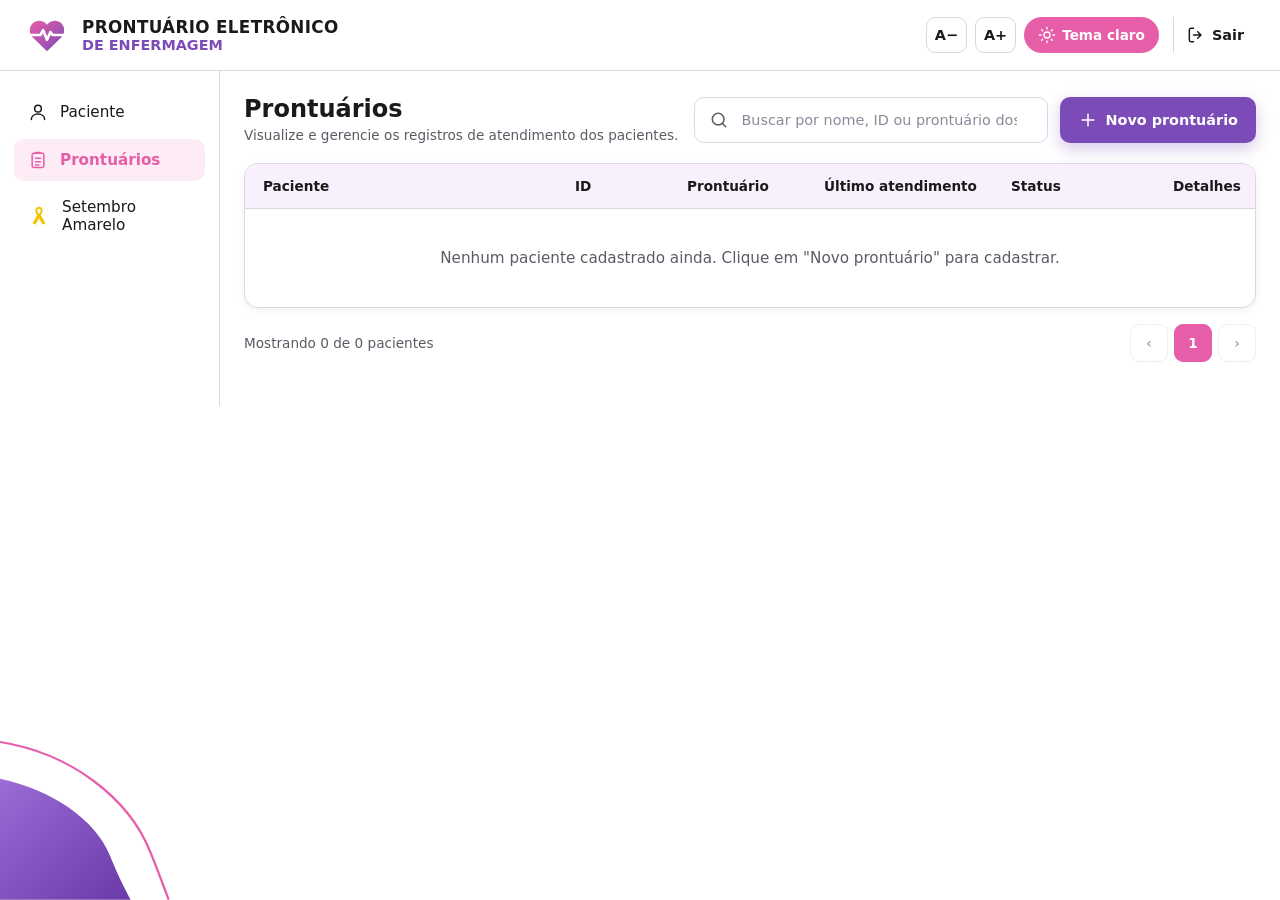
<file: Tela-prontuario.html>
<!DOCTYPE html>
<html lang="pt-BR">
<head>
    <meta charset="UTF-8">
    <meta name="viewport" content="width=device-width, initial-scale=1.0">
    <title>Prontuários | Prontuário Eletrônico de Enfermagem</title>

    <!-- Ligação com o arquivo de estilos -->
    <link rel="stylesheet" href="Tela-prontuario.css">
</head>
<body>

    <!-- Onda decorativa no canto inferior esquerdo (apenas enfeite) -->
    <svg class="onda" viewBox="0 0 300 260" aria-hidden="true">
        <defs>
            <linearGradient id="gradienteOnda" x1="0" y1="0" x2="1" y2="1">
                <stop offset="0%" stop-color="#9b6bd6" />
                <stop offset="100%" stop-color="#6a3aa8" />
            </linearGradient>
        </defs>
        <path d="M0 95 C 70 110, 130 150, 150 200 C 162 230, 172 248, 178 260 L 0 260 Z" fill="url(#gradienteOnda)" />
        <path d="M0 45 C 95 60, 175 120, 205 195 C 216 222, 224 244, 230 260" fill="none" stroke="#e75ea8" stroke-width="3" />
    </svg>

    <!-- ===================== TOPO ===================== -->
    <header class="topo">
        <div class="logo">
            <svg class="logo-icone" viewBox="0 0 24 24" aria-hidden="true">
                <defs>
                    <linearGradient id="gradienteLogo" x1="0" y1="0" x2="1" y2="1">
                        <stop offset="0%" stop-color="#e75ea8" />
                        <stop offset="100%" stop-color="#7b4bb7" />
                    </linearGradient>
                </defs>
                <path d="M12 20.5 L4.6 13.3 C2.6 11.3 2.5 8 4.4 6 C6.3 4 9.5 4 11.4 6 L12 6.6 L12.6 6 C14.5 4 17.7 4 19.6 6 C21.5 8 21.4 11.3 19.4 13.3 Z"
                      fill="url(#gradienteLogo)" />
                <path d="M3.5 12 H8.5 L10 9.5 L12 14.5 L13.8 10.5 L15 12 H20.5"
                      fill="none" stroke="#ffffff" stroke-width="1.4" stroke-linecap="round" stroke-linejoin="round" />
            </svg>
            <div class="logo-texto">
                <strong>PRONTUÁRIO ELETRÔNICO</strong>
                <span>DE ENFERMAGEM</span>
            </div>
        </div>

        <div class="ferramentas">
            <button type="button" class="btn-acess" id="btnDiminuir" aria-label="Diminuir letras">A−</button>
            <button type="button" class="btn-acess" id="btnAumentar" aria-label="Aumentar letras">A+</button>

            <button type="button" class="btn-tema" id="btnTema" aria-label="Alternar para tema escuro">
                <svg class="ic icone-sol" viewBox="0 0 24 24" aria-hidden="true">
                    <circle cx="12" cy="12" r="4" />
                    <path d="M12 2v2M12 20v2M4.9 4.9l1.4 1.4M17.7 17.7l1.4 1.4M2 12h2M20 12h2M4.9 19.1l1.4-1.4M17.7 6.3l1.4-1.4" />
                </svg>
                <svg class="ic icone-lua" viewBox="0 0 24 24" aria-hidden="true">
                    <path d="M21 12.8A9 9 0 1 1 11.2 3a7 7 0 0 0 9.8 9.8Z" />
                </svg>
                <span class="texto-claro">Tema claro</span>
                <span class="texto-escuro">Tema escuro</span>
            </button>

            <button type="button" class="btn-sair" id="btnSair">
                <svg class="ic" viewBox="0 0 24 24" aria-hidden="true">
                    <path d="M9 4H6a2 2 0 0 0-2 2v12a2 2 0 0 0 2 2h3" />
                    <path d="M14 16l4-4-4-4M18 12H9" />
                </svg>
                Sair
            </button>
        </div>
    </header>

    <div class="estrutura">

        <!-- ===================== MENU ===================== -->
        <nav class="menu" aria-label="Menu principal">
            <ul>
                <li>
                    <a href="Tela-inicial.html">
                        <svg class="ic" viewBox="0 0 24 24" aria-hidden="true">
                            <circle cx="12" cy="8" r="4" />
                            <path d="M4 21c0-4 3.6-6.5 8-6.5s8 2.5 8 6.5" />
                        </svg>
                        Paciente
                    </a>
                </li>
                <li>
                    <a href="Tela-prontuario.html" class="ativo" aria-current="page">
                        <svg class="ic" viewBox="0 0 24 24" aria-hidden="true">
                            <rect x="5" y="4" width="14" height="17" rx="2" />
                            <path d="M9 4V3h6v1M9 10h6M9 14h6M9 18h4" />
                        </svg>
                        Prontuários
                    </a>
                </li>
                <li>
                    <a href="Setembro-amarelo.html" class="link-setembro">
                        <svg class="ic laco" viewBox="0 0 24 24" aria-hidden="true">
                            <path d="M12 2c-2.2 0-4 1.8-4 4 0 1.6.9 3.3 2 5l-5 9 3 1.5 4-7 4 7 3-1.5-5-9c1.1-1.7 2-3.4 2-5 0-2.2-1.8-4-4-4Zm0 2.2c1 0 1.8.8 1.8 1.8 0 .9-.7 2.2-1.8 3.8-1.1-1.6-1.8-2.9-1.8-3.8 0-1 .8-1.8 1.8-1.8Z" />
                        </svg>
                        Setembro Amarelo
                    </a>
                </li>
            </ul>
        </nav>

        <!-- ===================== CONTEÚDO ===================== -->
        <main class="principal">

            <div class="cabecalho-pagina">
                <div>
                    <h1>Prontuários</h1>
                    <p>Visualize e gerencie os registros de atendimento dos pacientes.</p>
                </div>

                <div class="cabecalho-acoes">
                    <!-- Busca -->
                    <div class="busca">
                        <svg class="ic" viewBox="0 0 24 24" aria-hidden="true">
                            <circle cx="11" cy="11" r="7" />
                            <path d="M20 20l-4-4" />
                        </svg>
                        <label for="campoBusca" class="somente-leitor">Buscar pacientes</label>
                        <input type="search" id="campoBusca" placeholder="Buscar por nome, ID ou prontuário dos pacientes" autocomplete="off">
                    </div>

                    <!-- Abre a Tela-inicial com o formulário vazio para um novo paciente -->
                    <a href="Tela-inicial.html" class="btn-novo">
                        <svg class="ic" viewBox="0 0 24 24" aria-hidden="true"><path d="M12 5v14M5 12h14" /></svg>
                        Novo prontuário
                    </a>
                </div>
            </div>

            <!-- ===== LISTA DE PACIENTES (montada pelo JavaScript) ===== -->
            <section class="lista-card" aria-label="Lista de pacientes">
                <!-- Títulos das colunas (some no celular) -->
                <div class="lista-topo" aria-hidden="true">
                    <span>Paciente</span>
                    <span>ID</span>
                    <span>Prontuário</span>
                    <span>Último atendimento</span>
                    <span>Status</span>
                    <span>Detalhes</span>
                </div>

                <div id="listaPacientes"></div>
            </section>

            <!-- ===== CONTADOR E PAGINAÇÃO ===== -->
            <div class="rodape-lista">
                <p class="contador" id="contador" role="status"></p>
                <nav class="paginacao" id="paginacao" aria-label="Páginas da lista"></nav>
            </div>
        </main>
    </div>

    <!-- Ligação com o arquivo JavaScript -->
    <script src="Tela-prontuario.js"></script>
</body>
</html>
</file>
<file: Cadastro.css>
/* =========================================================
   CORES DO TEMA CLARO (padrão)
   As cores ficam em variáveis. Para trocar de tema, basta
   mudar os valores das variáveis — o resto do CSS não muda.
   ========================================================= */
:root {
    --rosa: #e75ea8;
    --roxo: #7b4bb7;
    --roxo-link: #6b3fa8;

    --fundo: #ffffff;
    --texto: #1a1a1a;
    --texto-suave: #5b5b66;
    --campo-fundo: #ffffff;
    --borda: #dcd6e4;
    --placeholder: #8a8a99;
    --erro: #d93030;
    --sucesso: #1f9d55;
    --sombra: rgba(0, 0, 0, 0.06);

    /* TAMANHO BASE DAS LETRAS
       Os botões A− e A+ mudam SOMENTE esta variável.
       Todos os textos usam calc(var(--fonte-base) * número),
       então só as letras mudam. Tamanhos de caixas, ícones,
       botões e espaçamentos estão em px e não mudam. */
    --fonte-base: 16px;
}

/* =========================================================
   CORES DO TEMA ESCURO
   Ativado quando o JavaScript coloca data-tema="escuro" no <html>.
   Rosa e roxo continuam iguais.
   ========================================================= */
[data-tema="escuro"] {
    --roxo-link: #b388f0;

    --fundo: #0e0e10;
    --texto: #ffffff;
    --texto-suave: #c9c9d1;
    --campo-fundo: #1a1a1f;
    --borda: #3a3842;
    --placeholder: #9a98a6;
    --erro: #ff6b6b;
    --sucesso: #4ade80;
    --sombra: rgba(0, 0, 0, 0.4);
}

/* =========================================================
   BASE
   ========================================================= */
* {
    box-sizing: border-box;
}

body {
    margin: 0;
    min-height: 100vh;
    position: relative;
    overflow-x: hidden;               /* impede rolagem horizontal */
    font-family: "Segoe UI", system-ui, -apple-system, Roboto, Arial, sans-serif;
    font-size: var(--fonte-base);
    background-color: var(--fundo);
    color: var(--texto);
    transition: background-color 0.3s, color 0.3s;
}

/* Onda decorativa: fica atrás do conteúdo e diminui em telas pequenas */
.onda {
    position: absolute;
    left: 0;
    bottom: 0;
    width: clamp(130px, 26vw, 340px);
    height: auto;
    z-index: 0;
    pointer-events: none;             /* não atrapalha cliques */
}

/* =========================================================
   TOPO
   ========================================================= */
.topo {
    position: relative;
    z-index: 1;
    max-width: 1200px;
    margin: 0 auto;
    padding: 20px clamp(16px, 4vw, 40px);
    display: flex;
    justify-content: space-between;
    align-items: center;
    flex-wrap: wrap;                  /* se faltar espaço, quebra a linha */
    gap: 16px;
}

.logo {
    display: flex;
    align-items: center;
    gap: 10px;
}

.logo-icone {
    width: 48px;
    height: 48px;
    flex-shrink: 0;
}

.logo-texto {
    font-size: calc(var(--fonte-base) * 1.1);
    font-weight: 600;
    line-height: 1.15;
}

.acessibilidade {
    display: flex;
    gap: 8px;
}

.btn-acess {
    min-width: 40px;
    height: 40px;
    padding: 0 8px;
    display: flex;
    align-items: center;
    justify-content: center;
    border: 1px solid var(--borda);
    border-radius: 11px;
    background-color: var(--campo-fundo);
    color: var(--texto);
    font-family: inherit;
    font-size: calc(var(--fonte-base) * 0.95);
    font-weight: 700;
    cursor: pointer;
    box-shadow: 0 2px 6px var(--sombra);
    transition: border-color 0.2s;
}

.btn-acess:hover {
    border-color: var(--roxo);
}

.btn-acess svg {
    width: 21px;
    height: 21px;
    fill: none;
    stroke: currentColor;
    stroke-width: 2;
    stroke-linecap: round;
}

/* Ícone do tema: sol rosa no claro, lua roxa no escuro */
.icone-sol { color: var(--rosa); }
.icone-lua { color: var(--roxo); fill: var(--roxo) !important; display: none; }

[data-tema="escuro"] .icone-sol { display: none; }
[data-tema="escuro"] .icone-lua { display: block; }

/* =========================================================
   CONTEÚDO / FORMULÁRIO
   max-width impede que o formulário estique em telas grandes
   ========================================================= */
.conteudo {
    position: relative;
    z-index: 1;
    width: 100%;
    max-width: 448px;
    margin: 0 auto;
    padding: 8px 20px 112px;
}

.titulo {
    text-align: center;
    font-size: calc(var(--fonte-base) * 1.9);
    font-weight: 800;
    letter-spacing: 0.02em;
    margin: 8px 0 10px;
    overflow-wrap: break-word;        /* com letra grande, quebra em vez de sair da tela */
}

.barras {
    display: flex;
    justify-content: center;
    gap: 6px;
    margin-bottom: 28px;
}

.barra {
    width: 35px;
    height: 5px;
    border-radius: 16px;
}

.barra-rosa { background-color: var(--rosa); }
.barra-roxa { background-color: var(--roxo); }

.campo {
    margin-bottom: 16px;
}

.campo label {
    display: block;
    margin-bottom: 6px;
    font-size: calc(var(--fonte-base) * 0.8);
    font-weight: 700;
    text-transform: uppercase;
    letter-spacing: 0.03em;
}

/* Caixa que envolve ícone + input (+ olho) — altura fixa */
.caixa {
    display: flex;
    align-items: center;
    gap: 10px;
    height: 48px;
    padding: 0 14px;
    border: 1px solid var(--borda);
    border-radius: 13px;
    background-color: var(--campo-fundo);
    box-shadow: 0 1px 4px var(--sombra);
    transition: border-color 0.2s, box-shadow 0.2s;
}

/* Quando o usuário clica dentro do campo */
.caixa:focus-within {
    border-color: var(--roxo);
    box-shadow: 0 0 0 3px rgba(123, 75, 183, 0.2);
}

/* Quando o campo tem erro (classe colocada pelo JavaScript) */
.caixa.invalido {
    border-color: var(--erro);
}

.icone,
.btn-olho svg {
    width: 19px;
    height: 19px;
    flex-shrink: 0;
    fill: none;
    stroke: currentColor;
    stroke-width: 1.8;
    stroke-linecap: round;
    stroke-linejoin: round;
}

.icone {
    color: var(--texto-suave);
}

.caixa input {
    flex: 1;
    min-width: 0;                     /* deixa o input encolher em telas pequenas */
    height: 100%;
    padding: 0;
    border: none;
    outline: none;
    background: transparent;
    color: var(--texto);
    font-family: inherit;
    font-size: calc(var(--fonte-base) * 0.95);   /* texto digitado e placeholder */
}

.caixa input::placeholder {
    color: var(--placeholder);
}

/* Botão do olho (mostrar/ocultar senha) */
.btn-olho {
    display: flex;
    padding: 4px;
    border: none;
    background: none;
    color: var(--texto-suave);
    cursor: pointer;
}

.btn-olho:hover {
    color: var(--roxo);
}

/* O risco no olho só aparece quando a senha está visível */
.btn-olho .risco { display: none; }
.btn-olho.ativo .risco { display: inline; }

/* Mensagens de erro */
.erro {
    display: block;
    margin-top: 6px;
    color: var(--erro);
    font-size: calc(var(--fonte-base) * 0.8);
}

.erro:empty {
    display: none;                    /* sem erro = não ocupa espaço */
}

/* Botão Cadastrar — altura fixa */
.btn-cadastrar {
    width: 100%;
    height: 52px;
    margin-top: 12px;
    padding: 0 16px;
    border: none;
    border-radius: 13px;
    background-color: var(--rosa);
    color: #ffffff;
    font-family: inherit;
    font-size: var(--fonte-base);
    font-weight: 700;
    text-transform: uppercase;
    letter-spacing: 0.05em;
    cursor: pointer;
    box-shadow: 0 6px 16px rgba(231, 94, 168, 0.35);
    transition: transform 0.15s, filter 0.15s;
}

.btn-cadastrar:hover {
    filter: brightness(1.06);
    transform: translateY(-1px);
}

.btn-cadastrar:disabled {
    opacity: 0.7;
    cursor: default;
    transform: none;
}

/* Mensagem de sucesso */
.sucesso {
    margin: 14px 0 0;
    text-align: center;
    color: var(--sucesso);
    font-size: var(--fonte-base);
    font-weight: 700;
}

.sucesso:empty {
    display: none;
}

/* "Já possui uma conta? Entrar" */
.entrar {
    margin-top: 20px;
    text-align: center;
    font-size: calc(var(--fonte-base) * 0.95);
}

.entrar a {
    color: var(--roxo-link);
    font-weight: 700;
    text-decoration: none;
}

.entrar a:hover {
    text-decoration: underline;
}

/* Contorno visível ao navegar com o teclado (Tab) */
button:focus-visible,
a:focus-visible {
    outline: 3px solid var(--roxo);
    outline-offset: 2px;
}

/* =========================================================
   RESPONSIVIDADE — celulares pequenos
   ========================================================= */
@media (max-width: 400px) {
    .logo-icone {
        width: 40px;
        height: 40px;
    }

    .logo-texto {
        font-size: var(--fonte-base);
    }

    .btn-acess {
        min-width: 36px;
        height: 36px;
    }

    .titulo {
        font-size: calc(var(--fonte-base) * 1.6);
    }

    .conteudo {
        padding-left: 16px;
        padding-right: 16px;
    }
}
</file>
<file: Login.css>
/* =========================================================
   CORES DO TEMA CLARO (padrão)
   As cores ficam em variáveis. Para trocar de tema, basta
   mudar os valores das variáveis — o resto do CSS não muda.
   ========================================================= */
:root {
    --rosa: #e75ea8;
    --roxo: #7b4bb7;
    --roxo-link: #6b3fa8;

    --fundo: #ffffff;
    --texto: #1a1a1a;
    --texto-suave: #5b5b66;
    --campo-fundo: #ffffff;
    --borda: #dcd6e4;
    --placeholder: #8a8a99;
    --erro: #d93030;
    --sucesso: #1f9d55;
    --sombra: rgba(0, 0, 0, 0.06);

    /* TAMANHO BASE DAS LETRAS
       Os botões A− e A+ mudam SOMENTE esta variável.
       Todos os textos usam calc(var(--fonte-base) * número),
       então só as letras mudam. Tamanhos de caixas, ícones,
       botões e espaçamentos estão em px e não mudam. */
    --fonte-base: 16px;
}

/* =========================================================
   CORES DO TEMA ESCURO
   Ativado quando o JavaScript coloca data-tema="escuro" no <html>.
   Rosa e roxo continuam iguais.
   ========================================================= */
[data-tema="escuro"] {
    --roxo-link: #b388f0;

    --fundo: #0e0e10;
    --texto: #ffffff;
    --texto-suave: #c9c9d1;
    --campo-fundo: #1a1a1f;
    --borda: #3a3842;
    --placeholder: #9a98a6;
    --erro: #ff6b6b;
    --sucesso: #4ade80;
    --sombra: rgba(0, 0, 0, 0.4);
}

/* =========================================================
   BASE
   ========================================================= */
* {
    box-sizing: border-box;
}

body {
    margin: 0;
    min-height: 100vh;
    position: relative;
    overflow-x: hidden;               /* impede rolagem horizontal */
    font-family: "Segoe UI", system-ui, -apple-system, Roboto, Arial, sans-serif;
    font-size: var(--fonte-base);
    background-color: var(--fundo);
    color: var(--texto);
    transition: background-color 0.3s, color 0.3s;
}

/* Onda decorativa: fica atrás do conteúdo e diminui em telas pequenas */
.onda {
    position: absolute;
    left: 0;
    bottom: 0;
    width: clamp(130px, 26vw, 340px);
    height: auto;
    z-index: 0;
    pointer-events: none;             /* não atrapalha cliques */
}

/* =========================================================
   TOPO
   ========================================================= */
.topo {
    position: relative;
    z-index: 1;
    max-width: 1200px;
    margin: 0 auto;
    padding: 20px clamp(16px, 4vw, 40px);
    display: flex;
    justify-content: space-between;
    align-items: center;
    flex-wrap: wrap;                  /* se faltar espaço, quebra a linha */
    gap: 16px;
}

.logo {
    display: flex;
    align-items: center;
    gap: 10px;
}

.logo-icone {
    width: 48px;
    height: 48px;
    flex-shrink: 0;
}

.logo-texto {
    font-size: calc(var(--fonte-base) * 1.1);
    font-weight: 600;
    line-height: 1.15;
}

.acessibilidade {
    display: flex;
    gap: 8px;
}

.btn-acess {
    min-width: 40px;
    height: 40px;
    padding: 0 8px;
    display: flex;
    align-items: center;
    justify-content: center;
    border: 1px solid var(--borda);
    border-radius: 11px;
    background-color: var(--campo-fundo);
    color: var(--texto);
    font-family: inherit;
    font-size: calc(var(--fonte-base) * 0.95);
    font-weight: 700;
    cursor: pointer;
    box-shadow: 0 2px 6px var(--sombra);
    transition: border-color 0.2s;
}

.btn-acess:hover {
    border-color: var(--roxo);
}

.btn-acess svg {
    width: 21px;
    height: 21px;
    fill: none;
    stroke: currentColor;
    stroke-width: 2;
    stroke-linecap: round;
}

/* Ícone do tema: sol rosa no claro, lua roxa no escuro */
.icone-sol { color: var(--rosa); }
.icone-lua { color: var(--roxo); fill: var(--roxo) !important; display: none; }

[data-tema="escuro"] .icone-sol { display: none; }
[data-tema="escuro"] .icone-lua { display: block; }

/* =========================================================
   CONTEÚDO / FORMULÁRIO
   max-width impede que o formulário estique em telas grandes
   ========================================================= */
.conteudo {
    position: relative;
    z-index: 1;
    width: 100%;
    max-width: 448px;
    margin: 0 auto;
    padding: 8px 20px 112px;
}

.titulo {
    text-align: center;
    font-size: calc(var(--fonte-base) * 1.9);
    font-weight: 800;
    letter-spacing: 0.02em;
    margin: 32px 0 10px;
    overflow-wrap: break-word;        /* com letra grande, quebra em vez de sair da tela */
}

.barras {
    display: flex;
    justify-content: center;
    gap: 6px;
    margin-bottom: 36px;
}

.barra {
    width: 35px;
    height: 5px;
    border-radius: 16px;
}

.barra-rosa { background-color: var(--rosa); }
.barra-roxa { background-color: var(--roxo); }

.campo {
    margin-bottom: 16px;
}

.campo label {
    display: block;
    margin-bottom: 6px;
    font-size: calc(var(--fonte-base) * 0.8);
    font-weight: 700;
    text-transform: uppercase;
    letter-spacing: 0.03em;
}

/* Caixa que envolve ícone + input (+ olho) — altura fixa */
.caixa {
    display: flex;
    align-items: center;
    gap: 10px;
    height: 48px;
    padding: 0 14px;
    border: 1px solid var(--borda);
    border-radius: 13px;
    background-color: var(--campo-fundo);
    box-shadow: 0 1px 4px var(--sombra);
    transition: border-color 0.2s, box-shadow 0.2s;
}

/* Quando o usuário clica dentro do campo */
.caixa:focus-within {
    border-color: var(--roxo);
    box-shadow: 0 0 0 3px rgba(123, 75, 183, 0.2);
}

/* Quando o campo tem erro (classe colocada pelo JavaScript) */
.caixa.invalido {
    border-color: var(--erro);
}

.icone,
.btn-olho svg {
    width: 19px;
    height: 19px;
    flex-shrink: 0;
    fill: none;
    stroke: currentColor;
    stroke-width: 1.8;
    stroke-linecap: round;
    stroke-linejoin: round;
}

.icone {
    color: var(--texto-suave);
}

.caixa input {
    flex: 1;
    min-width: 0;                     /* deixa o input encolher em telas pequenas */
    height: 100%;
    padding: 0;
    border: none;
    outline: none;
    background: transparent;
    color: var(--texto);
    font-family: inherit;
    font-size: calc(var(--fonte-base) * 0.95);   /* texto digitado e placeholder */
}

.caixa input::placeholder {
    color: var(--placeholder);
}

/* Botão do olho (mostrar/ocultar senha) */
.btn-olho {
    display: flex;
    padding: 4px;
    border: none;
    background: none;
    color: var(--texto-suave);
    cursor: pointer;
}

.btn-olho:hover {
    color: var(--roxo);
}

/* O risco no olho só aparece quando a senha está visível */
.btn-olho .risco { display: none; }
.btn-olho.ativo .risco { display: inline; }

/* Mensagens de erro */
.erro {
    display: block;
    margin-top: 6px;
    color: var(--erro);
    font-size: calc(var(--fonte-base) * 0.8);
}

.erro:empty {
    display: none;                    /* sem erro = não ocupa espaço */
}

/* Botão Entrar — altura fixa, roxo como na referência */
.btn-entrar {
    width: 100%;
    height: 52px;
    margin-top: 12px;
    padding: 0 16px;
    border: none;
    border-radius: 13px;
    background-color: var(--roxo);
    color: #ffffff;
    font-family: inherit;
    font-size: var(--fonte-base);
    font-weight: 700;
    text-transform: uppercase;
    letter-spacing: 0.05em;
    cursor: pointer;
    box-shadow: 0 6px 16px rgba(123, 75, 183, 0.35);
    transition: transform 0.15s, filter 0.15s;
}

.btn-entrar:hover {
    filter: brightness(1.06);
    transform: translateY(-1px);
}

.btn-entrar:disabled {
    opacity: 0.7;
    cursor: default;
    transform: none;
}

/* Mensagem de sucesso */
.sucesso {
    margin: 14px 0 0;
    text-align: center;
    color: var(--sucesso);
    font-size: var(--fonte-base);
    font-weight: 700;
}

.sucesso:empty {
    display: none;
}

/* "Ainda não possui uma conta? Cadastre-se" */
.cadastre {
    margin-top: 20px;
    text-align: center;
    font-size: calc(var(--fonte-base) * 0.95);
}

.cadastre a {
    color: var(--roxo-link);
    font-weight: 700;
    text-decoration: none;
}

.cadastre a:hover {
    text-decoration: underline;
}

/* Contorno visível ao navegar com o teclado (Tab) */
button:focus-visible,
a:focus-visible {
    outline: 3px solid var(--roxo);
    outline-offset: 2px;
}

/* =========================================================
   RESPONSIVIDADE — celulares pequenos
   ========================================================= */
@media (max-width: 400px) {
    .logo-icone {
        width: 40px;
        height: 40px;
    }

    .logo-texto {
        font-size: var(--fonte-base);
    }

    .btn-acess {
        min-width: 36px;
        height: 36px;
    }

    .titulo {
        font-size: calc(var(--fonte-base) * 1.6);
    }

    .conteudo {
        padding-left: 16px;
        padding-right: 16px;
    }
}
</file>
<file: Setembro-amarelo.css>
/* =========================================================
   CORES DO TEMA CLARO (padrão)
   Amarelo como destaque do tema; rosa e roxo da identidade do sistema.
   ========================================================= */
:root {
    --amarelo: #f5c400;
    --amarelo-texto: #8a6d00;      /* amarelo escuro para textos legíveis no fundo claro */
    --amarelo-suave: #fff7d6;      /* fundo claro do banner e dos destaques */
    --rosa: #e75ea8;
    --roxo: #7b4bb7;

    --fundo: #ffffff;
    --card: #ffffff;
    --texto: #1a1a1a;
    --texto-suave: #55555f;
    --borda: #ece6d4;
    --sombra: rgba(0, 0, 0, 0.06);

    /* TAMANHO BASE DAS LETRAS
       A− e A+ mudam SOMENTE esta variável. Só os textos usam
       calc(var(--fonte-base) * número). Ícones, cards, laço e
       espaçamentos estão em px e não mudam de tamanho. */
    --fonte-base: 16px;
}

/* =========================================================
   CORES DO TEMA ESCURO — amarelo, rosa e roxo não mudam
   ========================================================= */
[data-tema="escuro"] {
    --amarelo-texto: #f5c400;
    --amarelo-suave: #221d0a;

    --fundo: #0e0e10;
    --card: #151518;
    --texto: #ffffff;
    --texto-suave: #c9c9d1;
    --borda: #34302a;
    --sombra: rgba(0, 0, 0, 0.4);
}

/* =========================================================
   BASE
   ========================================================= */
* {
    box-sizing: border-box;
}

body {
    margin: 0;
    min-height: 100vh;
    overflow-x: hidden;            /* impede rolagem horizontal */
    font-family: "Segoe UI", system-ui, -apple-system, Roboto, Arial, sans-serif;
    font-size: var(--fonte-base);
    line-height: 1.55;
    background-color: var(--fundo);
    color: var(--texto);
    transition: background-color 0.3s, color 0.3s;
}

.ic {
    width: 20px;
    height: 20px;
    flex-shrink: 0;
    fill: none;
    stroke: currentColor;
    stroke-width: 1.8;
    stroke-linecap: round;
    stroke-linejoin: round;
}

a {
    color: var(--roxo);
}

[data-tema="escuro"] a {
    color: #c3a1f2;
}

/* =========================================================
   CABEÇALHO
   ========================================================= */
.topo {
    display: flex;
    align-items: center;
    justify-content: space-between;
    flex-wrap: wrap;
    gap: 12px 20px;
    padding: 12px clamp(14px, 4vw, 32px);
    border-bottom: 3px solid var(--amarelo);
    background-color: var(--fundo);
}

.logo {
    display: flex;
    align-items: center;
    gap: 12px;
    min-width: 0;
}

.logo-icone {
    width: 46px;
    height: 46px;
    flex-shrink: 0;
}

.logo-texto strong {
    display: block;
    font-size: calc(var(--fonte-base) * 1.05);
    letter-spacing: 0.02em;
    line-height: 1.2;
}

.pagina-atual {
    display: flex;
    align-items: center;
    gap: 4px;
    color: var(--amarelo-texto);
    font-size: calc(var(--fonte-base) * 0.9);
    font-weight: 700;
}

.laco-mini {
    width: 16px;
    height: 16px;
    fill: var(--amarelo);
}

.btn-sair {
    display: flex;
    align-items: center;
    gap: 6px;
    height: 40px;
    padding: 0 16px;
    border: 1px solid var(--borda);
    border-radius: 10px;
    background-color: var(--card);
    color: var(--texto);
    font-family: inherit;
    font-size: calc(var(--fonte-base) * 0.9);
    font-weight: 700;
    cursor: pointer;
}

.btn-sair:hover {
    border-color: var(--rosa);
    color: var(--rosa);
}

/* =========================================================
   CONTEÚDO
   ========================================================= */
.conteudo {
    width: 100%;
    max-width: 1100px;
    margin: 0 auto;
    padding: 24px clamp(12px, 4vw, 32px) 32px;
}

/* ---------- Banner ---------- */
.banner {
    display: grid;
    grid-template-columns: 120px minmax(0, 1fr) minmax(0, 1fr);
    align-items: center;
    gap: 28px;
    padding: 28px 32px;
    border-radius: 20px;
    background: linear-gradient(135deg, var(--amarelo-suave), var(--card));
    border: 1px solid var(--borda);
    margin-bottom: 24px;
}

.banner-laco {
    width: 120px;
    height: 170px;
}

.banner-titulo {
    min-width: 0;
}

.banner-titulo h1 {
    margin: 0;
    overflow-wrap: break-word;
    font-size: calc(var(--fonte-base) * 2.6);
    line-height: 1.05;
    letter-spacing: -0.01em;
}

.frase {
    margin: 10px 0 14px;
    color: var(--texto-suave);
    font-size: calc(var(--fonte-base) * 1.15);
    font-style: italic;
}

.barras {
    display: flex;
    gap: 6px;
}

.barra {
    width: 34px;
    height: 5px;
    border-radius: 999px;
}

.barra-amarela { background-color: var(--amarelo); }
.barra-rosa    { background-color: var(--rosa); }
.barra-roxa    { background-color: var(--roxo); }

.banner-texto {
    margin: 0;
    padding-left: 24px;
    border-left: 2px solid var(--amarelo);
    color: var(--texto);
    font-size: calc(var(--fonte-base) * 0.95);
}

/* ---------- Cards ---------- */
.card {
    padding: 24px;
    border: 1px solid var(--borda);
    border-radius: 16px;
    background-color: var(--card);
    box-shadow: 0 2px 10px var(--sombra);
}

.card-largo {
    margin-bottom: 24px;
}

.grade-cards {
    display: grid;
    grid-template-columns: repeat(2, minmax(0, 1fr));
    gap: 24px;
    margin-bottom: 24px;
}

.card-topo {
    display: flex;
    align-items: center;
    gap: 12px;
    margin-bottom: 14px;
}

.icone-circulo {
    display: flex;
    align-items: center;
    justify-content: center;
    flex-shrink: 0;
    width: 46px;
    height: 46px;
    border-radius: 50%;
    background-color: var(--amarelo);
    color: #1a1a1a;                /* ícone escuro sobre amarelo nos dois temas */
}

.icone-circulo .ic {
    width: 22px;
    height: 22px;
}

.card h2 {
    margin: 0;
    font-size: calc(var(--fonte-base) * 1.25);
    line-height: 1.25;
}

.card p {
    margin: 0 0 12px;
    font-size: calc(var(--fonte-base) * 0.95);
}

.colunas-texto {
    display: grid;
    grid-template-columns: repeat(2, minmax(0, 1fr));
    gap: 8px 32px;
}

/* Lista com marcadores amarelos */
.lista {
    margin: 0 0 16px;
    padding: 0;
    list-style: none;
}

.lista li {
    position: relative;
    padding-left: 20px;
    margin-bottom: 8px;
    font-size: calc(var(--fonte-base) * 0.95);
}

.lista li::before {
    content: "";
    position: absolute;
    left: 2px;
    top: 0.6em;
    width: 8px;
    height: 8px;
    border-radius: 50%;
    background-color: var(--amarelo);
}

/* Observação no fim do card */
.card .nota {
    display: flex;
    gap: 10px;
    margin: 0;
    padding: 12px 14px;
    border-radius: 12px;
    background-color: var(--amarelo-suave);
    font-size: calc(var(--fonte-base) * 0.85);
}

.nota .ic {
    color: var(--amarelo-texto);
    margin-top: 2px;
}

/* ---------- Onde buscar ajuda ---------- */
.card .emergencia {
    margin-bottom: 18px;
    padding: 12px 16px;
    border-left: 4px solid var(--rosa);
    border-radius: 8px;
    background-color: rgba(231, 94, 168, 0.1);
    font-weight: 600;
}

.servicos {
    display: grid;
    grid-template-columns: repeat(auto-fit, minmax(min(100%, 280px), 1fr));
    gap: 16px;
}

.servico {
    padding: 16px;
    border: 1px solid var(--borda);
    border-top: 4px solid var(--amarelo);
    border-radius: 12px;
    background-color: var(--card);
}

.servico h3 {
    margin: 0 0 4px;
    color: var(--roxo);
    font-size: calc(var(--fonte-base) * 1);
}

[data-tema="escuro"] .servico h3 {
    color: #c3a1f2;
}

.servico .numero {
    display: inline-block;
    margin-bottom: 4px;
    color: var(--texto);
    font-size: calc(var(--fonte-base) * 1.6);
    font-weight: 800;
    text-decoration: none;
}

.servico .numero:hover {
    color: var(--rosa);
}

.servico p {
    margin: 0;
    color: var(--texto-suave);
    font-size: calc(var(--fonte-base) * 0.85);
}

/* =========================================================
   BARRA INFERIOR (fica presa no rodapé da tela ao rolar)
   ========================================================= */
.rodape {
    position: sticky;
    bottom: 0;
    display: flex;
    align-items: center;
    justify-content: space-between;
    flex-wrap: wrap;
    gap: 10px;
    padding: 10px clamp(14px, 4vw, 32px);
    border-top: 1px solid var(--borda);
    background-color: var(--fundo);
    box-shadow: 0 -4px 12px var(--sombra);
}

.btn-inicio {
    display: flex;
    align-items: center;
    gap: 4px;
    height: 40px;
    padding: 0 16px 0 10px;
    border-radius: 999px;
    background-color: var(--rosa);
    color: #ffffff;
    font-size: calc(var(--fonte-base) * 0.9);
    font-weight: 700;
    text-decoration: none;
}

[data-tema="escuro"] .btn-inicio {
    color: #ffffff;
}

.btn-inicio:hover {
    filter: brightness(1.08);
}

.acessibilidade {
    display: flex;
    gap: 8px;
}

.btn-acess {
    display: flex;
    align-items: center;
    justify-content: center;
    min-width: 40px;
    height: 40px;
    padding: 0 8px;
    border: 1px solid var(--borda);
    border-radius: 10px;
    background-color: var(--card);
    color: var(--texto);
    font-family: inherit;
    font-size: calc(var(--fonte-base) * 0.9);
    font-weight: 700;
    cursor: pointer;
}

.btn-acess:hover {
    border-color: var(--roxo);
}

/* Sol (amarelo) no tema claro, lua (roxa) no escuro */
.icone-sol { color: var(--amarelo-texto); }
.icone-lua { color: var(--roxo); fill: var(--roxo); display: none; }

[data-tema="escuro"] .icone-sol { display: none; }
[data-tema="escuro"] .icone-lua { display: block; }

/* Contorno visível ao navegar com o teclado (Tab) */
button:focus-visible,
a:focus-visible {
    outline: 3px solid var(--roxo);
    outline-offset: 2px;
}

/* =========================================================
   RESPONSIVIDADE
   ========================================================= */

/* Tablets: banner em duas partes, textos em uma coluna */
@media (max-width: 900px) {
    .banner {
        grid-template-columns: 100px minmax(0, 1fr);
    }

    .banner-laco {
        width: 100px;
        height: 142px;
    }

    .banner-texto {
        grid-column: 1 / -1;
        padding-left: 0;
        padding-top: 16px;
        border-left: none;
        border-top: 2px solid var(--amarelo);
    }

    .colunas-texto,
    .grade-cards {
        grid-template-columns: 1fr;
    }
}

/* Celulares */
@media (max-width: 560px) {
    .logo-icone {
        width: 38px;
        height: 38px;
    }

    /* Banner em uma coluna: laço em cima, título e texto embaixo */
    .banner {
        grid-template-columns: 1fr;
        justify-items: center;
        gap: 16px;
        padding: 20px;
        text-align: center;
    }

    .banner-laco {
        width: 60px;
        height: 85px;
    }

    .barras {
        justify-content: center;
    }

    .banner-texto {
        text-align: left;
    }

    .banner-titulo h1 {
        font-size: calc(var(--fonte-base) * 1.9);
    }

    .card {
        padding: 18px;
    }
}
</file>
<file: Tela-inicial.css>
/* =========================================================
   CORES DO TEMA CLARO (padrão) — mesmas das telas de Cadastro e Login
   ========================================================= */
:root {
    --rosa: #e75ea8;
    --roxo: #7b4bb7;
    --amarelo: #f5c400;            /* Setembro Amarelo: igual nos dois temas */

    --fundo: #ffffff;
    --card: #ffffff;
    --tinta: #f8f0fc;              /* fundo claro do topo dos cards */
    --tinta-rosa: #fdecf5;         /* item ativo do menu */
    --texto: #1a1a1a;
    --texto-suave: #5b5b66;
    --campo-fundo: #ffffff;
    --campo-bloqueado: #f6f5f8;    /* campos quando o prontuário está salvo */
    --borda: #dcd6e4;
    --placeholder: #8a8a99;
    --erro: #d93030;
    --sucesso: #1f9d55;
    --sombra: rgba(0, 0, 0, 0.06);

    /* TAMANHO BASE DAS LETRAS
       A− e A+ mudam SOMENTE esta variável. Apenas os textos usam
       calc(var(--fonte-base) * número). Caixas, ícones, cards e
       espaçamentos estão em px, então não sofrem efeito de zoom. */
    --fonte-base: 16px;

    color-scheme: light;           /* calendário e relógio claros */
}

/* =========================================================
   CORES DO TEMA ESCURO — rosa, roxo e amarelo não mudam
   ========================================================= */
[data-tema="escuro"] {
    --fundo: #0e0e10;
    --card: #151518;
    --tinta: #1f1726;
    --tinta-rosa: #2a1522;
    --texto: #ffffff;
    --texto-suave: #c9c9d1;
    --campo-fundo: #1a1a1f;
    --campo-bloqueado: #202026;
    --borda: #3a3842;
    --placeholder: #9a98a6;
    --erro: #ff6b6b;
    --sucesso: #4ade80;
    --sombra: rgba(0, 0, 0, 0.4);

    color-scheme: dark;            /* calendário e relógio escuros */
}

/* =========================================================
   BASE
   ========================================================= */
* {
    box-sizing: border-box;
}

body {
    margin: 0;
    min-height: 100vh;
    overflow-x: hidden;            /* impede rolagem horizontal */
    font-family: "Segoe UI", system-ui, -apple-system, Roboto, Arial, sans-serif;
    font-size: var(--fonte-base);
    background-color: var(--fundo);
    color: var(--texto);
    transition: background-color 0.3s, color 0.3s;
}

/* Ícones em linha (todos os SVGs com a classe .ic) */
.ic {
    width: 20px;
    height: 20px;
    flex-shrink: 0;
    fill: none;
    stroke: currentColor;
    stroke-width: 1.8;
    stroke-linecap: round;
    stroke-linejoin: round;
}

/* Onda decorativa: fica fixa no canto, atrás do menu */
.onda {
    position: fixed;
    left: 0;
    bottom: 0;
    width: 220px;
    height: auto;
    z-index: 0;
    pointer-events: none;
}

/* =========================================================
   TOPO
   ========================================================= */
.topo {
    position: relative;
    z-index: 2;
    display: flex;
    align-items: center;
    justify-content: space-between;
    flex-wrap: wrap;
    gap: 12px 20px;
    padding: 12px 24px;
    background-color: var(--fundo);
    border-bottom: 1px solid var(--borda);
}

.logo {
    display: flex;
    align-items: center;
    gap: 12px;
}

.logo-icone {
    width: 46px;
    height: 46px;
    flex-shrink: 0;
}

.logo-texto strong {
    display: block;
    font-size: calc(var(--fonte-base) * 1.05);
    letter-spacing: 0.02em;
}

.logo-texto span {
    display: block;
    font-size: calc(var(--fonte-base) * 0.9);
    font-weight: 700;
    color: var(--roxo);
}

.ferramentas {
    display: flex;
    align-items: center;
    flex-wrap: wrap;
    gap: 8px;
}

.btn-acess {
    min-width: 38px;
    height: 36px;
    padding: 0 8px;
    border: 1px solid var(--borda);
    border-radius: 9px;
    background-color: var(--campo-fundo);
    color: var(--texto);
    font-family: inherit;
    font-size: calc(var(--fonte-base) * 0.9);
    font-weight: 700;
    cursor: pointer;
}

.btn-acess:hover {
    border-color: var(--roxo);
}

/* Botão de tema: pílula rosa */
.btn-tema {
    display: flex;
    align-items: center;
    gap: 6px;
    height: 36px;
    padding: 0 14px;
    border: none;
    border-radius: 999px;
    background-color: var(--rosa);
    color: #ffffff;
    font-family: inherit;
    font-size: calc(var(--fonte-base) * 0.85);
    font-weight: 600;
    cursor: pointer;
}

.btn-tema .ic {
    width: 18px;
    height: 18px;
}

/* Mostra sol/"Tema claro" no claro e lua/"Tema escuro" no escuro */
.icone-lua,
.texto-escuro {
    display: none;
}

[data-tema="escuro"] .icone-sol,
[data-tema="escuro"] .texto-claro {
    display: none;
}

[data-tema="escuro"] .icone-lua,
[data-tema="escuro"] .texto-escuro {
    display: inline;
}

.btn-sair {
    display: flex;
    align-items: center;
    gap: 6px;
    height: 36px;
    margin-left: 6px;
    padding: 0 12px;
    border: none;
    border-left: 1px solid var(--borda);
    background: none;
    color: var(--texto);
    font-family: inherit;
    font-size: calc(var(--fonte-base) * 0.9);
    font-weight: 600;
    cursor: pointer;
}

.btn-sair:hover {
    color: var(--rosa);
}

/* =========================================================
   ESTRUTURA: menu lateral + conteúdo
   ========================================================= */
.estrutura {
    display: grid;
    grid-template-columns: 220px minmax(0, 1fr);
}

.menu {
    position: relative;
    z-index: 1;
    padding: 20px 14px;
    border-right: 1px solid var(--borda);
}

.menu ul {
    list-style: none;
    margin: 0;
    padding: 0;
    display: flex;
    flex-direction: column;
    gap: 6px;
    position: sticky;
    top: 20px;
}

.menu a {
    display: flex;
    align-items: center;
    gap: 12px;
    padding: 11px 14px;
    border-radius: 10px;
    color: var(--texto);
    font-size: calc(var(--fonte-base) * 0.95);
    text-decoration: none;
}

.menu a:hover {
    background-color: var(--tinta);
}

.menu a.ativo {
    background-color: var(--tinta-rosa);
    color: var(--rosa);
    font-weight: 700;
}

/* Laço do Setembro Amarelo: preenchido de amarelo */
.laco {
    fill: var(--amarelo);
    stroke: none;
    width: 22px;
    height: 22px;
}

.principal {
    position: relative;
    z-index: 1;
    min-width: 0;
    width: 100%;
    max-width: 1200px;
    padding: 24px;
}

/* =========================================================
   CABEÇALHO DA PÁGINA
   ========================================================= */
.cabecalho-pagina {
    display: flex;
    justify-content: space-between;
    align-items: flex-start;
    flex-wrap: wrap;
    gap: 16px;
    margin-bottom: 20px;
}

.cabecalho-pagina h1 {
    margin: 0 0 4px;
    font-size: calc(var(--fonte-base) * 1.5);
}

.cabecalho-pagina p {
    margin: 0;
    color: var(--texto-suave);
    font-size: calc(var(--fonte-base) * 0.85);
}

.resumo {
    display: flex;
    align-items: center;
    gap: 12px;
    padding: 10px 16px;
    border-radius: 12px;
    background-color: var(--tinta);
}

.resumo .ic {
    width: 28px;
    height: 28px;
    color: var(--roxo);
}

.resumo p {
    margin: 0;
    color: var(--texto);
    font-size: calc(var(--fonte-base) * 0.85);
}

/* =========================================================
   CARDS
   ========================================================= */
.campos {
    min-width: 0;                  /* sem isso o fieldset pode causar rolagem horizontal */
    margin: 0;
    padding: 0;
    border: none;
}

.card {
    margin-bottom: 18px;
    border: 1px solid var(--borda);
    border-radius: 14px;
    background-color: var(--card);
    box-shadow: 0 2px 8px var(--sombra);
    overflow: hidden;
}

.card-topo {
    display: flex;
    align-items: center;
    gap: 10px;
    padding: 12px 18px;
    background-color: var(--tinta);
    border-bottom: 1px solid var(--borda);
}

.card-topo .ic {
    width: 24px;
    height: 24px;
    color: var(--rosa);
}

.card-topo h2 {
    margin: 0;
    color: var(--roxo);
    font-size: calc(var(--fonte-base) * 1.1);
}

[data-tema="escuro"] .card-topo h2 {
    color: #ffffff;
}

.card-corpo {
    padding: 18px;
}

.subtitulo {
    margin: 20px 0 10px;
    color: var(--roxo);
    font-size: calc(var(--fonte-base) * 0.9);
}

/* Grades responsivas: as colunas se ajustam sozinhas à largura.
   min(100%, ...) garante 1 coluna em telas pequenas, sem rolagem lateral. */
.grade,
.grade-2 {
    display: grid;
    gap: 14px 18px;
}

.grade {
    grid-template-columns: repeat(auto-fit, minmax(min(100%, 230px), 1fr));
}

/* Sempre 2 colunas (vira 1 coluna no celular), para manter os pares
   "Alergias + Especificação" e "Medicamentos + Quais" lado a lado */
.grade-2 {
    grid-template-columns: repeat(2, minmax(0, 1fr));
}

.espaco-topo {
    margin-top: 14px;
}

/* =========================================================
   CAMPOS
   ========================================================= */
.campo {
    min-width: 0;
}

.rotulo {
    display: block;
    margin-bottom: 6px;
    font-size: calc(var(--fonte-base) * 0.85);
    font-weight: 700;
}

.obrigatorio {
    color: var(--rosa);
}

.caixa {
    display: flex;
    align-items: center;
    gap: 8px;
    height: 44px;
    padding: 0 12px;
    border: 1px solid var(--borda);
    border-radius: 10px;
    background-color: var(--campo-fundo);
    transition: border-color 0.2s, box-shadow 0.2s;
}

.caixa:focus-within {
    border-color: var(--roxo);
    box-shadow: 0 0 0 3px rgba(123, 75, 183, 0.2);
}

/* Caixa para textos longos (altura livre) */
.caixa-texto {
    height: auto;
    align-items: stretch;
    padding: 10px 12px;
}

.caixa input,
.caixa select,
.caixa textarea {
    flex: 1;
    min-width: 0;
    width: 100%;
    border: none;
    outline: none;
    background: transparent;
    color: var(--texto);
    font-family: inherit;
    font-size: calc(var(--fonte-base) * 0.9);
}

.caixa input,
.caixa select {
    height: 100%;
    padding: 0;
}

.caixa select {
    cursor: pointer;
}

/* Tema escuro: lista de opções do campo Sexo com fundo escuro e letras brancas.
   Alguns navegadores (ex.: Chrome no Windows) só escurecem a lista
   quando o fundo e a cor são definidos direto no <option>. */
[data-tema="escuro"] .caixa select option {
    background-color: #1a1a1f;
    color: #ffffff;
}

.caixa textarea {
    min-height: 48px;
    padding: 0;
    resize: vertical;
    line-height: 1.4;
}

.caixa input::placeholder,
.caixa textarea::placeholder {
    color: var(--placeholder);
}

.ic-campo {
    color: var(--texto-suave);
}

.unidade {
    flex-shrink: 0;
    color: var(--texto-suave);
    font-size: calc(var(--fonte-base) * 0.8);
}

/* Campo com erro (classe colocada pelo JavaScript) */
.campo.invalido .caixa {
    border-color: var(--erro);
}

.erro {
    display: block;
    margin-top: 5px;
    color: var(--erro);
    font-size: calc(var(--fonte-base) * 0.8);
}

.erro:empty {
    display: none;
}

/* Campo desligado (ex.: "Especificação da alergia" quando Alergias = Não) */
.campo.desativado .caixa {
    opacity: 0.5;
}

/* Todos os campos bloqueados (prontuário salvo, antes de clicar em Editar).
   O texto continua com a cor normal para ficar fácil de ler. */
.campos:disabled .caixa {
    background-color: var(--campo-bloqueado);
}

.campos:disabled input,
.campos:disabled select,
.campos:disabled textarea {
    color: var(--texto);
    -webkit-text-fill-color: var(--texto);
    opacity: 1;
    cursor: default;
}

/* Opções Sim / Não */
.opcoes {
    display: flex;
    align-items: center;
    flex-wrap: wrap;
    gap: 8px 24px;
    min-height: 44px;
}

.opcao {
    display: flex;
    align-items: center;
    gap: 6px;
    font-size: calc(var(--fonte-base) * 0.9);
    cursor: pointer;
}

.opcao input {
    width: 18px;
    height: 18px;
    margin: 0;
    accent-color: var(--roxo);
    cursor: pointer;
}

/* Escala de dor 0 a 10: o círculo é o <span>, o radio fica escondido */
.escala-dor {
    display: flex;
    flex-wrap: wrap;
    gap: 8px;
}

.dor-opcao {
    position: relative;
    cursor: pointer;
}

.dor-opcao input {
    position: absolute;
    opacity: 0;
    width: 1px;
    height: 1px;
}

.dor-opcao span {
    display: flex;
    align-items: center;
    justify-content: center;
    width: 38px;
    height: 38px;
    border: 1px solid var(--borda);
    border-radius: 50%;
    background-color: var(--campo-fundo);
    font-size: calc(var(--fonte-base) * 0.85);
    font-weight: 600;
    transition: background-color 0.15s, border-color 0.15s;
}

.dor-opcao:hover span {
    border-color: var(--roxo);
}

.dor-opcao input:checked + span {
    background-color: var(--roxo);
    border-color: var(--roxo);
    color: #ffffff;
}

.dor-opcao input:focus-visible + span {
    outline: 3px solid var(--rosa);
    outline-offset: 2px;
}

.campos:disabled .dor-opcao {
    cursor: default;
}

/* =========================================================
   MENSAGEM E BOTÕES
   ========================================================= */
.mensagem {
    margin: 4px 0 14px;
    padding: 12px 16px;
    border-radius: 10px;
    font-size: calc(var(--fonte-base) * 0.9);
    font-weight: 600;
}

.mensagem:empty {
    display: none;
}

.mensagem.sucesso {
    color: var(--sucesso);
    background-color: rgba(31, 157, 85, 0.1);
}

.mensagem.erro {
    color: var(--erro);
    background-color: rgba(217, 48, 48, 0.08);
}

.mensagem.info {
    color: var(--texto);
    background-color: var(--tinta);
}

.acoes {
    display: flex;
    justify-content: space-between;
    flex-wrap: wrap;
    gap: 12px;
    padding-bottom: 20px;
}

.acoes-direita {
    display: flex;
    flex-wrap: wrap;
    gap: 12px;
}

.btn {
    display: flex;
    align-items: center;
    justify-content: center;
    gap: 8px;
    height: 46px;
    padding: 0 22px;
    border-radius: 10px;
    font-family: inherit;
    font-size: calc(var(--fonte-base) * 0.95);
    font-weight: 700;
    cursor: pointer;
    transition: filter 0.15s, opacity 0.15s;
}

.btn-cancelar,
.btn-editar {
    border: 1px solid var(--rosa);
    background-color: var(--card);
    color: var(--rosa);
}

.btn-salvar {
    border: none;
    background-color: var(--roxo);
    color: #ffffff;
    box-shadow: 0 6px 16px rgba(123, 75, 183, 0.3);
}

.btn:hover:not(:disabled) {
    filter: brightness(1.08);
}

.btn:disabled {
    opacity: 0.4;
    cursor: default;
    box-shadow: none;
}

/* Contorno visível ao navegar com o teclado (Tab) */
button:focus-visible,
a:focus-visible,
select:focus-visible {
    outline: 3px solid var(--roxo);
    outline-offset: 2px;
}

/* =========================================================
   RESPONSIVIDADE
   ========================================================= */

/* Tablets e celulares: o menu vai para cima do conteúdo */
@media (max-width: 900px) {
    .estrutura {
        grid-template-columns: 1fr;
    }

    .menu {
        padding: 10px 14px;
        border-right: none;
        border-bottom: 1px solid var(--borda);
    }

    .menu ul {
        position: static;
        flex-direction: row;
        flex-wrap: wrap;
    }

    .menu a {
        padding: 9px 12px;
    }

    .onda {
        display: none;
    }
}

/* Tablets menores e celulares: grade de 2 colunas vira 1 */
@media (max-width: 700px) {
    .grade-2 {
        grid-template-columns: 1fr;
    }
}

/* Celulares */
@media (max-width: 600px) {
    .topo {
        padding: 12px 14px;
    }

    .logo-icone {
        width: 38px;
        height: 38px;
    }

    .principal {
        padding: 16px 12px;
    }

    .card-corpo {
        padding: 14px;
    }

    .card-topo {
        padding: 12px 14px;
    }

    .resumo {
        width: 100%;
    }

    /* Botões ocupam a largura toda, um embaixo do outro */
    .acoes,
    .acoes-direita {
        flex-direction: column;
        width: 100%;
    }

    .btn {
        width: 100%;
    }
}
</file>
<file: Tela-prontuario.css>
/* =========================================================
   CORES DO TEMA CLARO (padrão) — mesmas das telas de Cadastro e Login
   ========================================================= */
:root {
    --rosa: #e75ea8;
    --roxo: #7b4bb7;
    --amarelo: #f5c400;            /* Setembro Amarelo: igual nos dois temas */

    --fundo: #ffffff;
    --card: #ffffff;
    --tinta: #f8f0fc;              /* fundo claro do topo dos cards */
    --tinta-rosa: #fdecf5;         /* item ativo do menu */
    --texto: #1a1a1a;
    --texto-suave: #5b5b66;
    --campo-fundo: #ffffff;
    --campo-bloqueado: #f6f5f8;    /* campos quando o prontuário está salvo */
    --borda: #dcd6e4;
    --placeholder: #8a8a99;
    --erro: #d93030;
    --sucesso: #1f9d55;
    --sombra: rgba(0, 0, 0, 0.06);

    /* TAMANHO BASE DAS LETRAS
       A− e A+ mudam SOMENTE esta variável. Apenas os textos usam
       calc(var(--fonte-base) * número). Caixas, ícones, cards e
       espaçamentos estão em px, então não sofrem efeito de zoom. */
    --fonte-base: 16px;

    color-scheme: light;           /* calendário e relógio claros */
}

/* =========================================================
   CORES DO TEMA ESCURO — rosa, roxo e amarelo não mudam
   ========================================================= */
[data-tema="escuro"] {
    --fundo: #0e0e10;
    --card: #151518;
    --tinta: #1f1726;
    --tinta-rosa: #2a1522;
    --texto: #ffffff;
    --texto-suave: #c9c9d1;
    --campo-fundo: #1a1a1f;
    --campo-bloqueado: #202026;
    --borda: #3a3842;
    --placeholder: #9a98a6;
    --erro: #ff6b6b;
    --sucesso: #4ade80;
    --sombra: rgba(0, 0, 0, 0.4);

    color-scheme: dark;            /* calendário e relógio escuros */
}

/* =========================================================
   BASE
   ========================================================= */
* {
    box-sizing: border-box;
}

body {
    margin: 0;
    min-height: 100vh;
    overflow-x: hidden;            /* impede rolagem horizontal */
    font-family: "Segoe UI", system-ui, -apple-system, Roboto, Arial, sans-serif;
    font-size: var(--fonte-base);
    background-color: var(--fundo);
    color: var(--texto);
    transition: background-color 0.3s, color 0.3s;
}

/* Ícones em linha (todos os SVGs com a classe .ic) */
.ic {
    width: 20px;
    height: 20px;
    flex-shrink: 0;
    fill: none;
    stroke: currentColor;
    stroke-width: 1.8;
    stroke-linecap: round;
    stroke-linejoin: round;
}

/* Onda decorativa: fica fixa no canto, atrás do menu */
.onda {
    position: fixed;
    left: 0;
    bottom: 0;
    width: 220px;
    height: auto;
    z-index: 0;
    pointer-events: none;
}

/* =========================================================
   TOPO
   ========================================================= */
.topo {
    position: relative;
    z-index: 2;
    display: flex;
    align-items: center;
    justify-content: space-between;
    flex-wrap: wrap;
    gap: 12px 20px;
    padding: 12px 24px;
    background-color: var(--fundo);
    border-bottom: 1px solid var(--borda);
}

.logo {
    display: flex;
    align-items: center;
    gap: 12px;
}

.logo-icone {
    width: 46px;
    height: 46px;
    flex-shrink: 0;
}

.logo-texto strong {
    display: block;
    font-size: calc(var(--fonte-base) * 1.05);
    letter-spacing: 0.02em;
}

.logo-texto span {
    display: block;
    font-size: calc(var(--fonte-base) * 0.9);
    font-weight: 700;
    color: var(--roxo);
}

.ferramentas {
    display: flex;
    align-items: center;
    flex-wrap: wrap;
    gap: 8px;
}

.btn-acess {
    min-width: 38px;
    height: 36px;
    padding: 0 8px;
    border: 1px solid var(--borda);
    border-radius: 9px;
    background-color: var(--campo-fundo);
    color: var(--texto);
    font-family: inherit;
    font-size: calc(var(--fonte-base) * 0.9);
    font-weight: 700;
    cursor: pointer;
}

.btn-acess:hover {
    border-color: var(--roxo);
}

/* Botão de tema: pílula rosa */
.btn-tema {
    display: flex;
    align-items: center;
    gap: 6px;
    height: 36px;
    padding: 0 14px;
    border: none;
    border-radius: 999px;
    background-color: var(--rosa);
    color: #ffffff;
    font-family: inherit;
    font-size: calc(var(--fonte-base) * 0.85);
    font-weight: 600;
    cursor: pointer;
}

.btn-tema .ic {
    width: 18px;
    height: 18px;
}

/* Mostra sol/"Tema claro" no claro e lua/"Tema escuro" no escuro */
.icone-lua,
.texto-escuro {
    display: none;
}

[data-tema="escuro"] .icone-sol,
[data-tema="escuro"] .texto-claro {
    display: none;
}

[data-tema="escuro"] .icone-lua,
[data-tema="escuro"] .texto-escuro {
    display: inline;
}

.btn-sair {
    display: flex;
    align-items: center;
    gap: 6px;
    height: 36px;
    margin-left: 6px;
    padding: 0 12px;
    border: none;
    border-left: 1px solid var(--borda);
    background: none;
    color: var(--texto);
    font-family: inherit;
    font-size: calc(var(--fonte-base) * 0.9);
    font-weight: 600;
    cursor: pointer;
}

.btn-sair:hover {
    color: var(--rosa);
}

/* =========================================================
   ESTRUTURA: menu lateral + conteúdo
   ========================================================= */
.estrutura {
    display: grid;
    grid-template-columns: 220px minmax(0, 1fr);
}

.menu {
    position: relative;
    z-index: 1;
    padding: 20px 14px;
    border-right: 1px solid var(--borda);
}

.menu ul {
    list-style: none;
    margin: 0;
    padding: 0;
    display: flex;
    flex-direction: column;
    gap: 6px;
    position: sticky;
    top: 20px;
}

.menu a {
    display: flex;
    align-items: center;
    gap: 12px;
    padding: 11px 14px;
    border-radius: 10px;
    color: var(--texto);
    font-size: calc(var(--fonte-base) * 0.95);
    text-decoration: none;
}

.menu a:hover {
    background-color: var(--tinta);
}

.menu a.ativo {
    background-color: var(--tinta-rosa);
    color: var(--rosa);
    font-weight: 700;
}

/* Laço do Setembro Amarelo: preenchido de amarelo */
.laco {
    fill: var(--amarelo);
    stroke: none;
    width: 22px;
    height: 22px;
}

.principal {
    position: relative;
    z-index: 1;
    min-width: 0;
    width: 100%;
    max-width: 1200px;
    padding: 24px;
}

/* =========================================================
   CORES EXTRAS DESTA TELA (textos dos status)
   ========================================================= */
:root {
    --roxo-texto: #6b3fa8;
    --rosa-texto: #b8336f;
}

[data-tema="escuro"] {
    --roxo-texto: #c3a1f2;
    --rosa-texto: #f28cc3;
}

/* Texto escondido na tela, mas lido por leitores de tela */
.somente-leitor {
    position: absolute;
    width: 1px;
    height: 1px;
    overflow: hidden;
    clip: rect(0 0 0 0);
    white-space: nowrap;
}

/* =========================================================
   CABEÇALHO DA PÁGINA
   ========================================================= */
.cabecalho-pagina {
    display: flex;
    justify-content: space-between;
    align-items: flex-end;
    flex-wrap: wrap;
    gap: 16px;
    margin-bottom: 20px;
}

.cabecalho-pagina h1 {
    margin: 0 0 4px;
    font-size: calc(var(--fonte-base) * 1.5);
}

.cabecalho-pagina p {
    margin: 0;
    color: var(--texto-suave);
    font-size: calc(var(--fonte-base) * 0.85);
}

.cabecalho-acoes {
    display: flex;
    flex-wrap: wrap;
    justify-content: flex-end;
    gap: 12px;
    flex: 1 1 420px;
    max-width: 640px;
}

.busca {
    display: flex;
    align-items: center;
    gap: 10px;
    flex: 1 1 260px;
    height: 46px;
    padding: 0 14px;
    border: 1px solid var(--borda);
    border-radius: 10px;
    background-color: var(--campo-fundo);
    color: var(--texto-suave);
    transition: border-color 0.2s, box-shadow 0.2s;
}

.busca:focus-within {
    border-color: var(--roxo);
    box-shadow: 0 0 0 3px rgba(123, 75, 183, 0.2);
}

.busca input {
    flex: 1;
    min-width: 0;
    height: 100%;
    border: none;
    outline: none;
    background: transparent;
    color: var(--texto);
    font-family: inherit;
    font-size: calc(var(--fonte-base) * 0.9);
}

.busca input::placeholder {
    color: var(--placeholder);
}

.btn-novo {
    display: flex;
    align-items: center;
    justify-content: center;
    gap: 8px;
    height: 46px;
    padding: 0 18px;
    border-radius: 10px;
    background-color: var(--roxo);
    color: #ffffff;
    font-size: calc(var(--fonte-base) * 0.9);
    font-weight: 700;
    text-decoration: none;
    box-shadow: 0 6px 16px rgba(123, 75, 183, 0.3);
}

.btn-novo:hover {
    filter: brightness(1.08);
}

/* =========================================================
   LISTA DE PACIENTES
   Cabeçalho e linhas usam as MESMAS colunas, formando uma tabela.
   ========================================================= */
.lista-card {
    border: 1px solid var(--borda);
    border-radius: 14px;
    background-color: var(--card);
    box-shadow: 0 2px 8px var(--sombra);
    overflow: hidden;
}

.lista-topo,
.linha {
    display: grid;
    grid-template-columns:
        minmax(0, 2.4fr)   /* paciente */
        minmax(0, 0.8fr)   /* ID */
        minmax(0, 1fr)     /* prontuário */
        minmax(0, 1.4fr)   /* último atendimento */
        minmax(0, 1.2fr)   /* status */
        64px;              /* detalhes */
    gap: 12px;
    align-items: center;
    padding: 14px 18px;
}

.lista-topo {
    background-color: var(--tinta);
    border-bottom: 1px solid var(--borda);
    font-size: calc(var(--fonte-base) * 0.85);
    font-weight: 700;
}

.paciente + .paciente {
    border-top: 1px solid var(--borda);
}

.col-paciente {
    display: flex;
    align-items: center;
    gap: 12px;
    min-width: 0;
}

.avatar {
    display: flex;
    align-items: center;
    justify-content: center;
    flex-shrink: 0;
    width: 40px;
    height: 40px;
    border-radius: 10px;
    background-color: var(--tinta-rosa);
    color: var(--rosa);
}

.nome {
    margin: 0;
    font-size: calc(var(--fonte-base) * 0.95);
    font-weight: 700;
    overflow-wrap: anywhere;
}

.sub {
    margin: 2px 0 0;
    color: var(--texto-suave);
    font-size: calc(var(--fonte-base) * 0.8);
}

.col {
    min-width: 0;
    font-size: calc(var(--fonte-base) * 0.9);
    overflow-wrap: break-word;
}

/* Status: botão em formato de etiqueta. Clicar muda o status. */
.status {
    padding: 6px 12px;
    border: 1px solid transparent;
    border-radius: 999px;
    font-family: inherit;
    font-size: calc(var(--fonte-base) * 0.8);
    font-weight: 700;
    cursor: pointer;
}

.status:hover {
    filter: brightness(0.95);
}

.status-ativo {
    background-color: rgba(123, 75, 183, 0.14);
    color: var(--roxo-texto);
}

.status-andamento {
    background-color: rgba(231, 94, 168, 0.16);
    color: var(--rosa-texto);
}

.status-alta {
    background-color: transparent;
    border-color: var(--borda);
    color: var(--texto-suave);
}

/* Botão da seta que abre/fecha os detalhes */
.col-acoes {
    display: flex;
    justify-content: center;
}

.btn-expandir {
    display: flex;
    align-items: center;
    justify-content: center;
    width: 40px;
    height: 40px;
    border: 1px solid var(--borda);
    border-radius: 10px;
    background-color: var(--campo-fundo);
    color: var(--roxo);
    cursor: pointer;
}

.btn-expandir:hover {
    border-color: var(--roxo);
}

.btn-expandir .ic {
    transition: transform 0.2s;
}

/* Seta vira para cima quando os detalhes estão abertos */
.btn-expandir[aria-expanded="true"] .ic {
    transform: rotate(180deg);
}

/* Mensagem de lista vazia / sem resultados */
.lista-vazia {
    margin: 0;
    padding: 40px 18px;
    text-align: center;
    color: var(--texto-suave);
    font-size: calc(var(--fonte-base) * 0.95);
}

/* =========================================================
   DETALHES DO PACIENTE
   ========================================================= */
.detalhes {
    padding: 0 18px 18px;
}

.bloco {
    margin-top: 14px;
    padding: 14px 16px;
    border: 1px solid var(--borda);
    border-radius: 12px;
}

.bloco h3 {
    margin: 0 0 12px;
    color: var(--roxo);
    font-size: calc(var(--fonte-base) * 0.95);
}

[data-tema="escuro"] .bloco h3 {
    color: var(--roxo-texto);
}

.info-grade {
    display: grid;
    grid-template-columns: repeat(auto-fit, minmax(min(100%, 200px), 1fr));
    gap: 12px 18px;
}

.info-rotulo {
    display: block;
    margin-bottom: 2px;
    color: var(--texto-suave);
    font-size: calc(var(--fonte-base) * 0.75);
    font-weight: 700;
}

.info-valor {
    display: block;
    font-size: calc(var(--fonte-base) * 0.9);
    white-space: pre-wrap;        /* mantém as quebras de linha dos textos longos */
    overflow-wrap: anywhere;
}

.info-valor.vazio {
    color: var(--placeholder);
    font-style: italic;
}

.detalhes-acoes {
    display: flex;
    justify-content: flex-end;
    flex-wrap: wrap;
    gap: 12px;
    margin-top: 16px;
}

.btn {
    display: flex;
    align-items: center;
    justify-content: center;
    gap: 8px;
    height: 44px;
    padding: 0 20px;
    border-radius: 10px;
    background-color: var(--card);
    font-family: inherit;
    font-size: calc(var(--fonte-base) * 0.9);
    font-weight: 700;
    cursor: pointer;
}

.btn-editar {
    border: 1px solid var(--rosa);
    color: var(--rosa);
}

.btn-excluir {
    border: 1px solid var(--erro);
    color: var(--erro);
}

.btn:hover {
    filter: brightness(1.08);
}

/* =========================================================
   CONTADOR E PAGINAÇÃO
   ========================================================= */
.rodape-lista {
    display: flex;
    justify-content: space-between;
    align-items: center;
    flex-wrap: wrap;
    gap: 12px;
    margin-top: 16px;
    padding-bottom: 20px;
}

.contador {
    margin: 0;
    color: var(--texto-suave);
    font-size: calc(var(--fonte-base) * 0.85);
}

.paginacao {
    display: flex;
    align-items: center;
    flex-wrap: wrap;
    gap: 6px;
}

.pagina {
    display: flex;
    align-items: center;
    justify-content: center;
    min-width: 38px;
    height: 38px;
    padding: 0 8px;
    border: 1px solid var(--borda);
    border-radius: 9px;
    background-color: var(--campo-fundo);
    color: var(--texto);
    font-family: inherit;
    font-size: calc(var(--fonte-base) * 0.85);
    font-weight: 600;
    cursor: pointer;
}

.pagina:hover:not(:disabled) {
    border-color: var(--roxo);
}

.pagina.atual {
    background-color: var(--rosa);
    border-color: var(--rosa);
    color: #ffffff;
}

.pagina:disabled {
    opacity: 0.4;
    cursor: default;
}

.reticencias {
    padding: 0 4px;
    color: var(--texto-suave);
    font-size: calc(var(--fonte-base) * 0.85);
}

/* Contorno visível ao navegar com o teclado (Tab) */
button:focus-visible,
a:focus-visible {
    outline: 3px solid var(--roxo);
    outline-offset: 2px;
}

/* =========================================================
   RESPONSIVIDADE
   ========================================================= */

/* Tablets e celulares: o menu vai para cima do conteúdo */
@media (max-width: 900px) {
    .estrutura {
        grid-template-columns: 1fr;
    }

    .menu {
        padding: 10px 14px;
        border-right: none;
        border-bottom: 1px solid var(--borda);
    }

    .menu ul {
        position: static;
        flex-direction: row;
        flex-wrap: wrap;
    }

    .menu a {
        padding: 9px 12px;
    }

    .onda {
        display: none;
    }

    .cabecalho-acoes {
        max-width: none;
    }
}

/* Lista vira cartões: cada informação ganha seu rótulo */
@media (max-width: 820px) {
    .lista-topo {
        display: none;
    }

    .linha {
        grid-template-columns: minmax(0, 1fr) minmax(0, 1fr) 44px;
        grid-template-areas:
            "paciente paciente acoes"
            "id       pront    ."
            "data     data     ."
            "status   status   .";
        row-gap: 14px;
    }

    .col-paciente { grid-area: paciente; }
    .col-id       { grid-area: id; }
    .col-pront    { grid-area: pront; }
    .col-data     { grid-area: data; }
    .col-status   { grid-area: status; }
    .col-acoes    { grid-area: acoes; }

    /* Mostra o nome da informação acima do valor (vem do data-rotulo) */
    .col::before {
        content: attr(data-rotulo);
        display: block;
        margin-bottom: 2px;
        color: var(--texto-suave);
        font-size: calc(var(--fonte-base) * 0.75);
        font-weight: 700;
    }
}

/* Celulares */
@media (max-width: 600px) {
    .topo {
        padding: 12px 14px;
    }

    .logo-icone {
        width: 38px;
        height: 38px;
    }

    .principal {
        padding: 16px 12px;
    }

    .linha,
    .detalhes {
        padding-left: 14px;
        padding-right: 14px;
    }

    .btn-novo,
    .detalhes-acoes .btn {
        width: 100%;
    }

    .rodape-lista {
        flex-direction: column;
        align-items: flex-start;
    }
}
</file>
